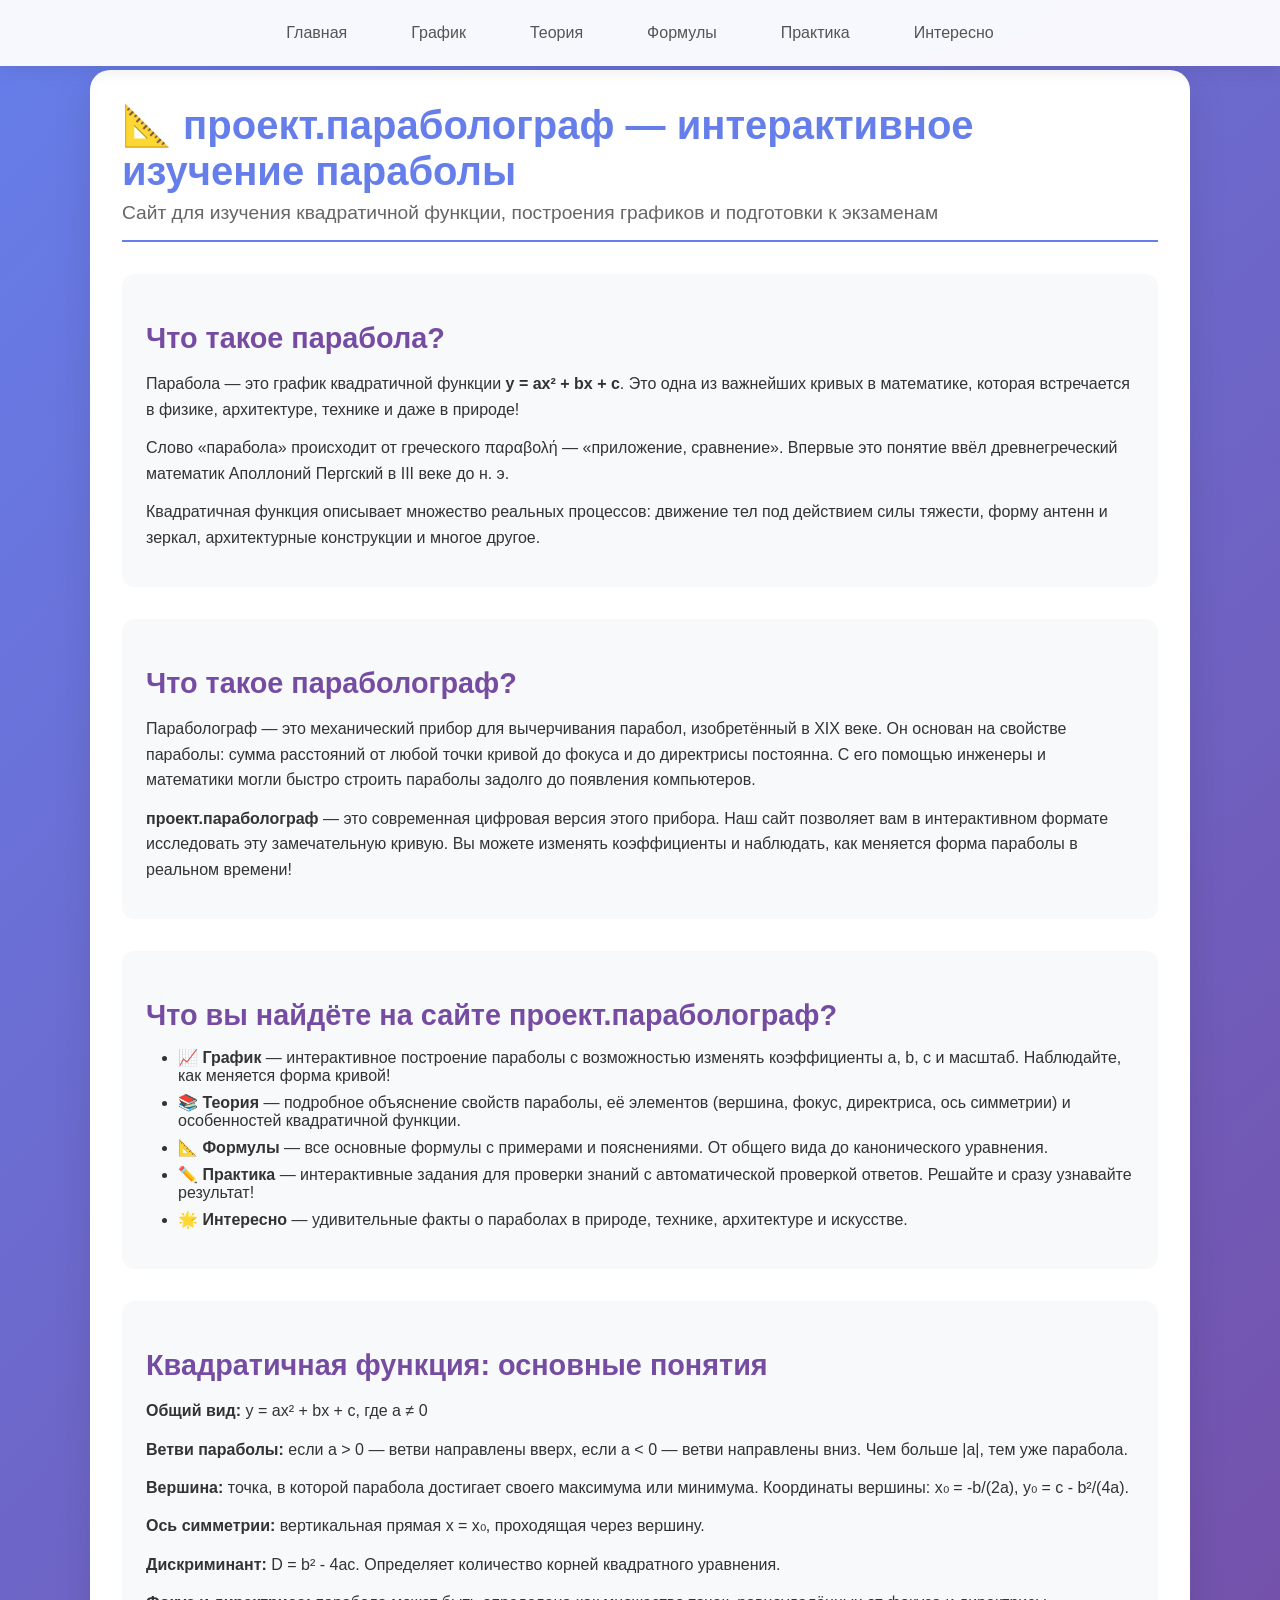
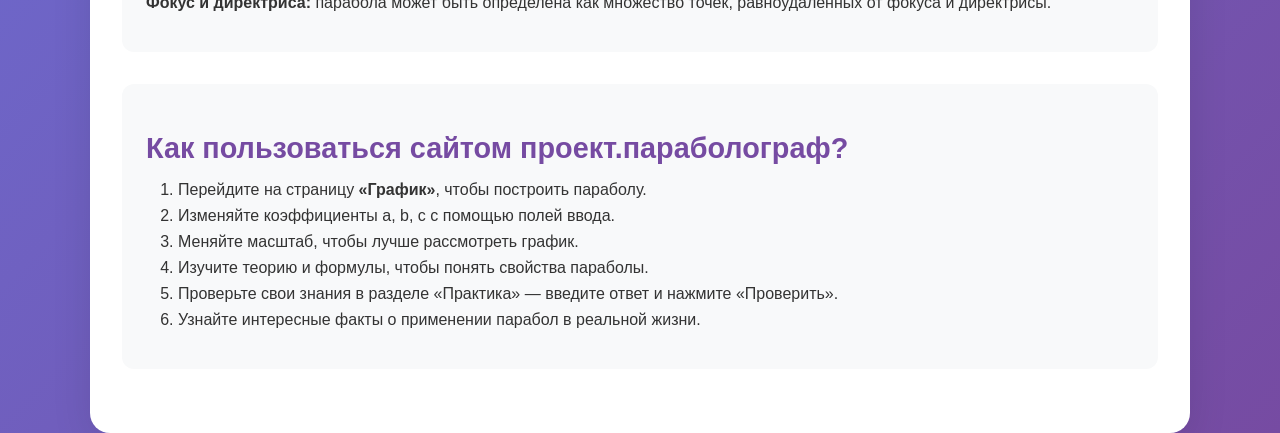
<file: templates/index.html>
<!DOCTYPE html>
<html lang="ru">
<head>
    <meta charset="UTF-8">
    <meta name="viewport" content="width=device-width, initial-scale=1.0">
    <title>проект.параболограф | Интерактивное изучение параболы</title>
    <meta name="description" content="проект.параболограф — интерактивный сайт для изучения параболы и квадратичной функции. Стройте графики, решайте задания, изучайте теорию и формулы.">
    <meta name="keywords" content="парабола, квадратичная функция, график параболы, математика, параболограф, построение графиков, задания по математике, проект параболограф">
    <meta name="author" content="проект.параболограф">
    <meta name="robots" content="index, follow">
    <link rel="stylesheet" href="/static/style.css">
    <link rel="icon" href="/static/favicon.ico" type="image/x-icon">
    <script type="application/ld+json">
    {
        "@context": "https://schema.org",
        "@type": "EducationalOrganization",
        "name": "проект.параболограф",
        "description": "Интерактивный сайт для изучения параболы и квадратичной функции",
        "url": "https://проект.параболограф.ru",
        "educationalUse": "interactive learning"
    }
    </script>
</head>
<body>

<nav class="fixed-nav">
    <a href="/">Главная</a>
    <a href="/graph">График</a>
    <a href="/theory">Теория</a>
    <a href="/formulas">Формулы</a>
    <a href="/practice">Практика</a>
    <a href="/interesting">Интересно</a>
</nav>

<div class="container">
    <h1>📐 проект.параболограф — интерактивное изучение параболы</h1>
    <p class="subtitle">Сайт для изучения квадратичной функции, построения графиков и подготовки к экзаменам</p>

    <div class="content-block">
        <h2>Что такое парабола?</h2>
        <p>Парабола — это график квадратичной функции <strong>y = ax² + bx + c</strong>. Это одна из важнейших кривых в математике, которая встречается в физике, архитектуре, технике и даже в природе!</p>
        <p>Слово «парабола» происходит от греческого παραβολή — «приложение, сравнение». Впервые это понятие ввёл древнегреческий математик Аполлоний Пергский в III веке до н. э.</p>
        <p>Квадратичная функция описывает множество реальных процессов: движение тел под действием силы тяжести, форму антенн и зеркал, архитектурные конструкции и многое другое.</p>
    </div>

    <div class="content-block">
        <h2>Что такое параболограф?</h2>
        <p>Параболограф — это механический прибор для вычерчивания парабол, изобретённый в XIX веке. Он основан на свойстве параболы: сумма расстояний от любой точки кривой до фокуса и до директрисы постоянна. С его помощью инженеры и математики могли быстро строить параболы задолго до появления компьютеров.</p>
        <p><strong>проект.параболограф</strong> — это современная цифровая версия этого прибора. Наш сайт позволяет вам в интерактивном формате исследовать эту замечательную кривую. Вы можете изменять коэффициенты и наблюдать, как меняется форма параболы в реальном времени!</p>
    </div>

    <div class="content-block">
        <h2>Что вы найдёте на сайте проект.параболограф?</h2>
        <ul>
            <li><strong>📈 График</strong> — интерактивное построение параболы с возможностью изменять коэффициенты a, b, c и масштаб. Наблюдайте, как меняется форма кривой!</li>
            <li><strong>📚 Теория</strong> — подробное объяснение свойств параболы, её элементов (вершина, фокус, директриса, ось симметрии) и особенностей квадратичной функции.</li>
            <li><strong>📐 Формулы</strong> — все основные формулы с примерами и пояснениями. От общего вида до канонического уравнения.</li>
            <li><strong>✏️ Практика</strong> — интерактивные задания для проверки знаний с автоматической проверкой ответов. Решайте и сразу узнавайте результат!</li>
            <li><strong>🌟 Интересно</strong> — удивительные факты о параболах в природе, технике, архитектуре и искусстве.</li>
        </ul>
    </div>

    <div class="content-block">
        <h2>Квадратичная функция: основные понятия</h2>
        <p><strong>Общий вид:</strong> y = ax² + bx + c, где a ≠ 0</p>
        <p><strong>Ветви параболы:</strong> если a > 0 — ветви направлены вверх, если a < 0 — ветви направлены вниз. Чем больше |a|, тем уже парабола.</p>
        <p><strong>Вершина:</strong> точка, в которой парабола достигает своего максимума или минимума. Координаты вершины: x₀ = -b/(2a), y₀ = c - b²/(4a).</p>
        <p><strong>Ось симметрии:</strong> вертикальная прямая x = x₀, проходящая через вершину.</p>
        <p><strong>Дискриминант:</strong> D = b² - 4ac. Определяет количество корней квадратного уравнения.</p>
        <p><strong>Фокус и директриса:</strong> парабола может быть определена как множество точек, равноудалённых от фокуса и директрисы.</p>
    </div>

    <div class="content-block">
        <h2>Как пользоваться сайтом проект.параболограф?</h2>
        <ol>
            <li>Перейдите на страницу <strong>«График»</strong>, чтобы построить параболу.</li>
            <li>Изменяйте коэффициенты a, b, c с помощью полей ввода.</li>
            <li>Меняйте масштаб, чтобы лучше рассмотреть график.</li>
            <li>Изучите теорию и формулы, чтобы понять свойства параболы.</li>
            <li>Проверьте свои знания в разделе «Практика» — введите ответ и нажмите «Проверить».</li>
            <li>Узнайте интересные факты о применении парабол в реальной жизни.</li>
        </ol>
    </div>
</div>

</body>
</html>
</file>
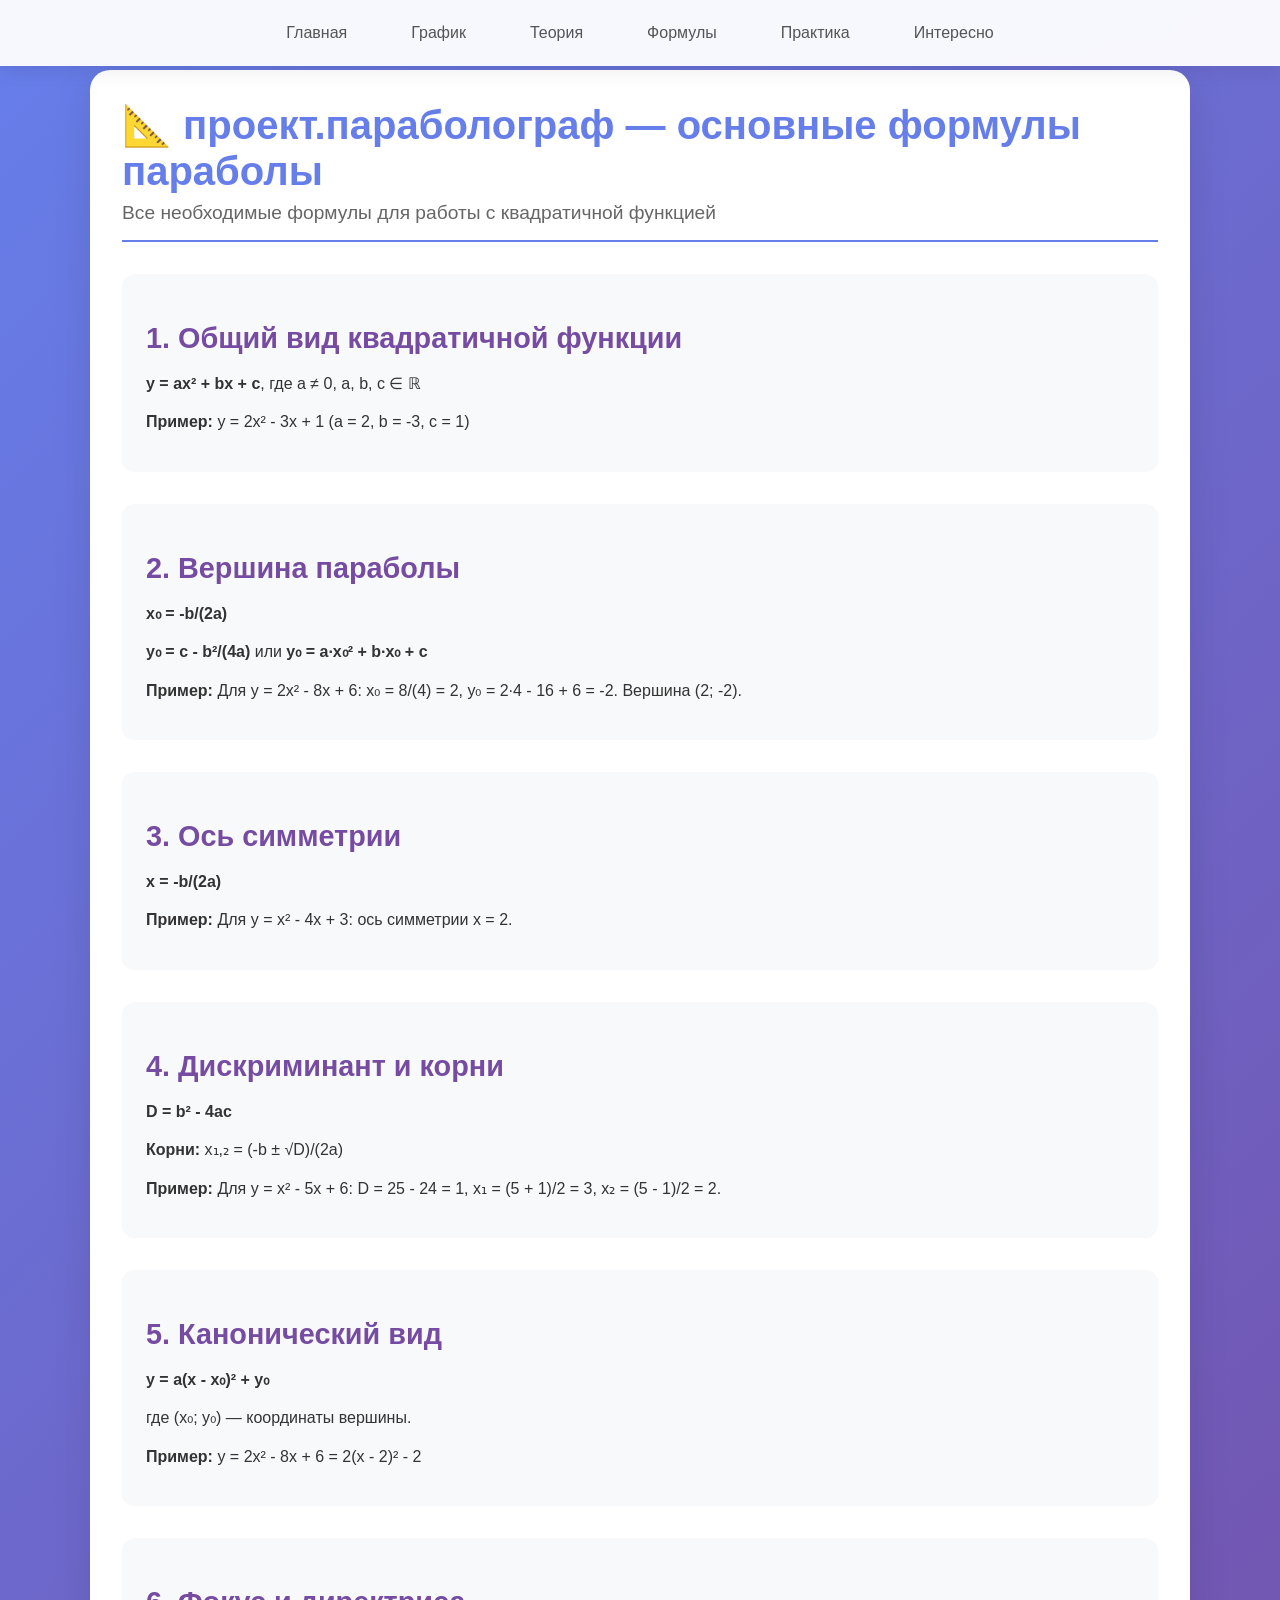
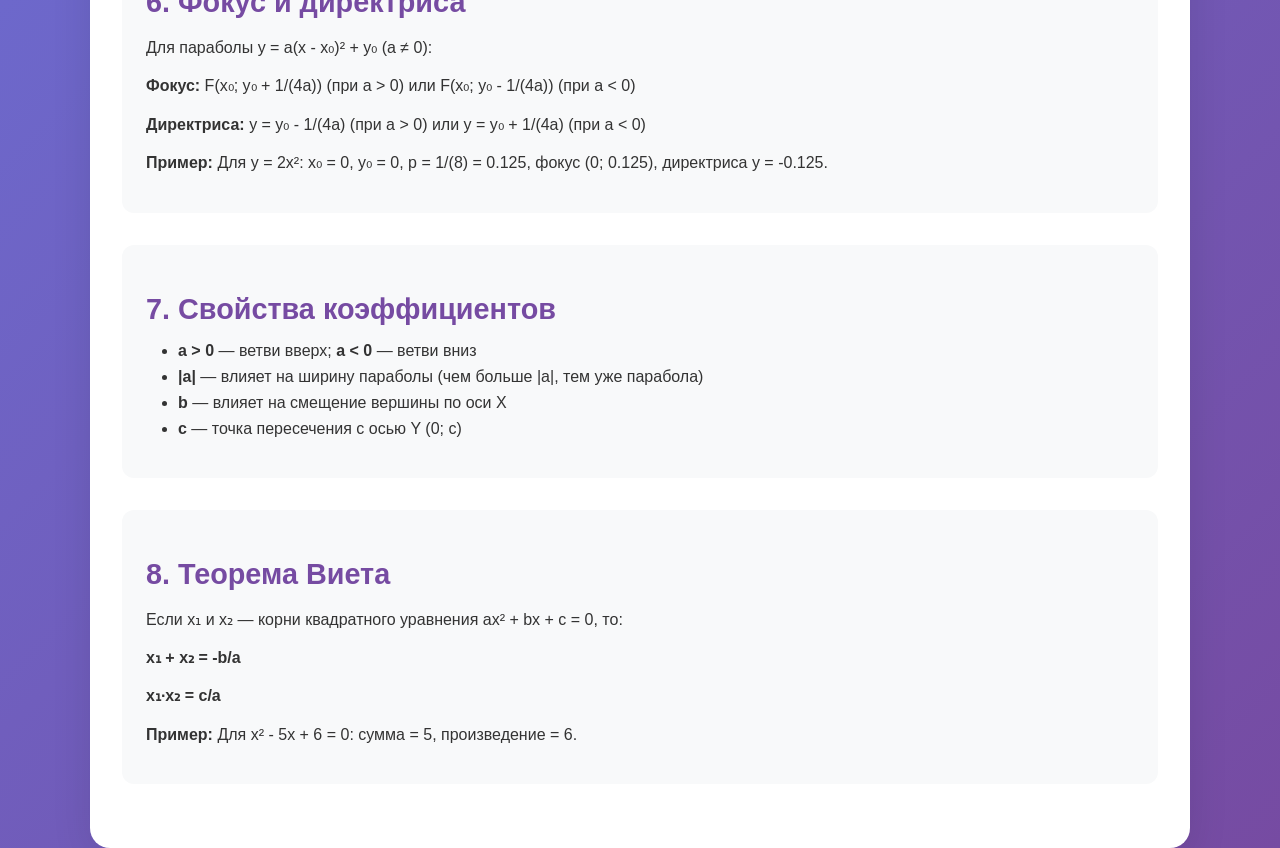
<file: templates/formulas.html>
<!DOCTYPE html>
<html lang="ru">
<head>
    <meta charset="UTF-8">
    <meta name="viewport" content="width=device-width, initial-scale=1.0">
    <title>проект.параболограф | Формулы параболы</title>
    <meta name="description" content="проект.параболограф — все формулы для работы с параболой и квадратичной функцией: вершина, дискриминант, корни, фокус, директриса.">
    <meta name="keywords" content="формулы параболы, квадратичная функция, вершина параболы, дискриминант, корни уравнения, проект параболограф">
    <link rel="stylesheet" href="/static/style.css">
    <link rel="icon" href="/static/favicon.ico">
</head>
<body>

<nav class="fixed-nav">
    <a href="/">Главная</a>
    <a href="/graph">График</a>
    <a href="/theory">Теория</a>
    <a href="/formulas">Формулы</a>
    <a href="/practice">Практика</a>
    <a href="/interesting">Интересно</a>
</nav>

<div class="container">
    <h1>📐 проект.параболограф — основные формулы параболы</h1>
    <p class="subtitle">Все необходимые формулы для работы с квадратичной функцией</p>

    <div class="content-block">
        <h2>1. Общий вид квадратичной функции</h2>
        <p><strong>y = ax² + bx + c</strong>, где a ≠ 0, a, b, c ∈ ℝ</p>
        <p><strong>Пример:</strong> y = 2x² - 3x + 1 (a = 2, b = -3, c = 1)</p>
    </div>

    <div class="content-block">
        <h2>2. Вершина параболы</h2>
        <p><strong>x₀ = -b/(2a)</strong></p>
        <p><strong>y₀ = c - b²/(4a)</strong> или <strong>y₀ = a·x₀² + b·x₀ + c</strong></p>
        <p><strong>Пример:</strong> Для y = 2x² - 8x + 6: x₀ = 8/(4) = 2, y₀ = 2·4 - 16 + 6 = -2. Вершина (2; -2).</p>
    </div>

    <div class="content-block">
        <h2>3. Ось симметрии</h2>
        <p><strong>x = -b/(2a)</strong></p>
        <p><strong>Пример:</strong> Для y = x² - 4x + 3: ось симметрии x = 2.</p>
    </div>

    <div class="content-block">
        <h2>4. Дискриминант и корни</h2>
        <p><strong>D = b² - 4ac</strong></p>
        <p><strong>Корни:</strong> x₁,₂ = (-b ± √D)/(2a)</p>
        <p><strong>Пример:</strong> Для y = x² - 5x + 6: D = 25 - 24 = 1, x₁ = (5 + 1)/2 = 3, x₂ = (5 - 1)/2 = 2.</p>
    </div>

    <div class="content-block">
        <h2>5. Канонический вид</h2>
        <p><strong>y = a(x - x₀)² + y₀</strong></p>
        <p>где (x₀; y₀) — координаты вершины.</p>
        <p><strong>Пример:</strong> y = 2x² - 8x + 6 = 2(x - 2)² - 2</p>
    </div>

    <div class="content-block">
        <h2>6. Фокус и директриса</h2>
        <p>Для параболы y = a(x - x₀)² + y₀ (a ≠ 0):</p>
        <p><strong>Фокус:</strong> F(x₀; y₀ + 1/(4a)) (при a > 0) или F(x₀; y₀ - 1/(4a)) (при a < 0)</p>
        <p><strong>Директриса:</strong> y = y₀ - 1/(4a) (при a > 0) или y = y₀ + 1/(4a) (при a < 0)</p>
        <p><strong>Пример:</strong> Для y = 2x²: x₀ = 0, y₀ = 0, p = 1/(8) = 0.125, фокус (0; 0.125), директриса y = -0.125.</p>
    </div>

    <div class="content-block">
        <h2>7. Свойства коэффициентов</h2>
        <ul>
            <li><strong>a > 0</strong> — ветви вверх; <strong>a < 0</strong> — ветви вниз</li>
            <li><strong>|a|</strong> — влияет на ширину параболы (чем больше |a|, тем уже парабола)</li>
            <li><strong>b</strong> — влияет на смещение вершины по оси X</li>
            <li><strong>c</strong> — точка пересечения с осью Y (0; c)</li>
        </ul>
    </div>

    <div class="content-block">
        <h2>8. Теорема Виета</h2>
        <p>Если x₁ и x₂ — корни квадратного уравнения ax² + bx + c = 0, то:</p>
        <p><strong>x₁ + x₂ = -b/a</strong></p>
        <p><strong>x₁·x₂ = c/a</strong></p>
        <p><strong>Пример:</strong> Для x² - 5x + 6 = 0: сумма = 5, произведение = 6.</p>
    </div>
</div>

</body>
</html>
</file>
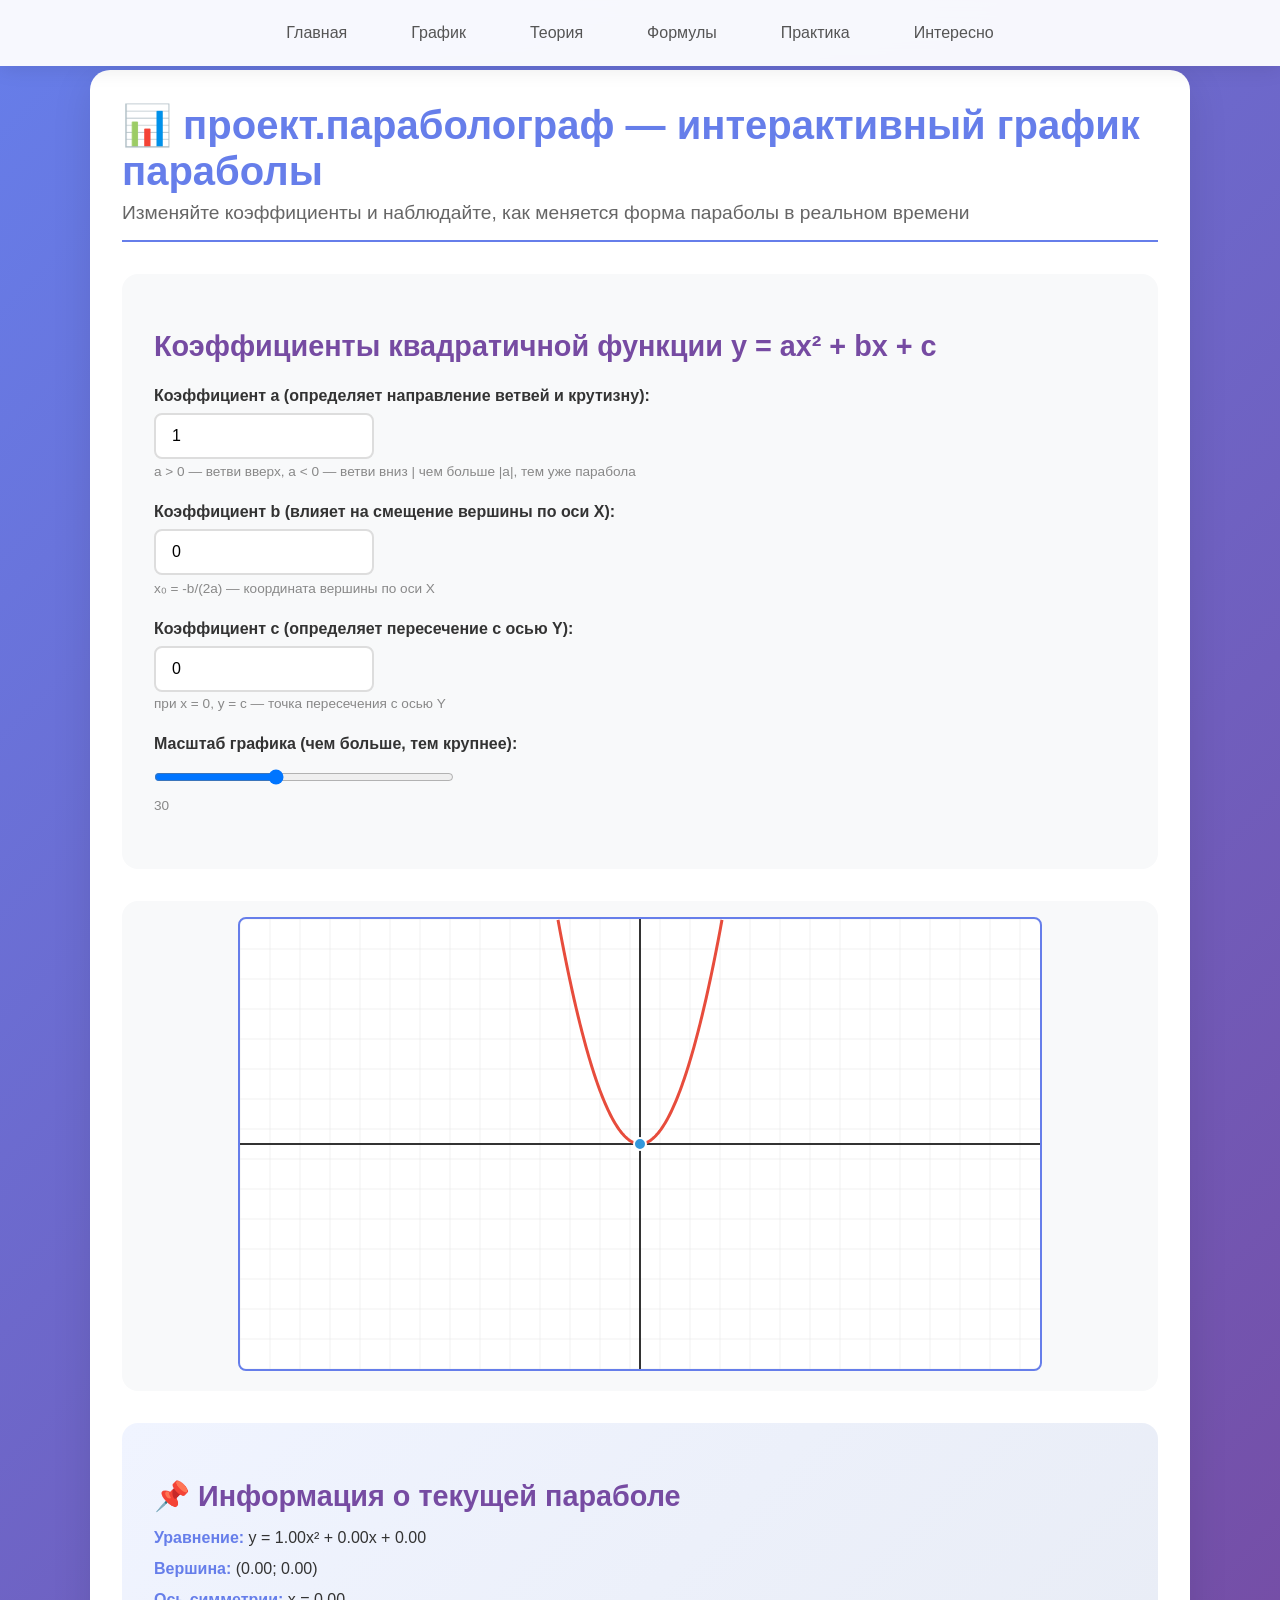
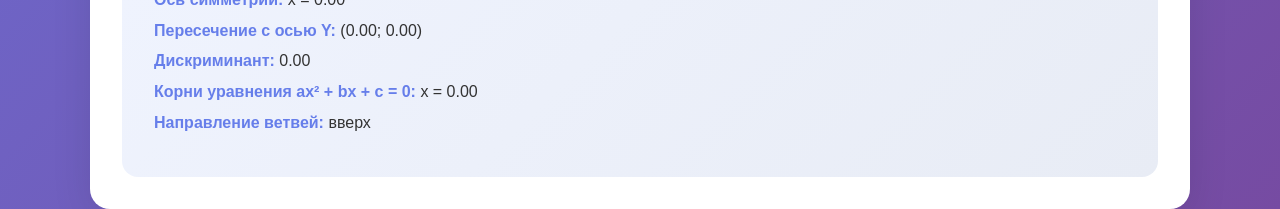
<file: templates/graph.html>
<!DOCTYPE html>
<html lang="ru">
<head>
    <meta charset="UTF-8">
    <meta name="viewport" content="width=device-width, initial-scale=1.0">
    <title>проект.параболограф | Интерактивный график параболы</title>
    <meta name="description" content="проект.параболограф — построение графика параболы онлайн. Изменяйте коэффициенты a, b, c и наблюдайте за изменением формы кривой.">
    <meta name="keywords" content="график параболы, построить параболу, квадратичная функция, интерактивный график, проект параболограф">
    <link rel="stylesheet" href="/static/style.css">
    <link rel="icon" href="/static/favicon.ico">
</head>
<body>

<nav class="fixed-nav">
    <a href="/">Главная</a>
    <a href="/graph">График</a>
    <a href="/theory">Теория</a>
    <a href="/formulas">Формулы</a>
    <a href="/practice">Практика</a>
    <a href="/interesting">Интересно</a>
</nav>

<div class="container">
    <h1>📊 проект.параболограф — интерактивный график параболы</h1>
    <p class="subtitle">Изменяйте коэффициенты и наблюдайте, как меняется форма параболы в реальном времени</p>

    <div class="graph-controls-large">
        <h2>Коэффициенты квадратичной функции y = ax² + bx + c</h2>
        
        <div class="input-group-large">
            <label for="a">Коэффициент a (определяет направление ветвей и крутизну):</label>
            <input id="a" type="number" value="1" step="0.1" oninput="draw()">
            <span class="hint">a > 0 — ветви вверх, a < 0 — ветви вниз | чем больше |a|, тем уже парабола</span>
        </div>
        
        <div class="input-group-large">
            <label for="b">Коэффициент b (влияет на смещение вершины по оси X):</label>
            <input id="b" type="number" value="0" step="0.1" oninput="draw()">
            <span class="hint">x₀ = -b/(2a) — координата вершины по оси X</span>
        </div>
        
        <div class="input-group-large">
            <label for="c">Коэффициент c (определяет пересечение с осью Y):</label>
            <input id="c" type="number" value="0" step="0.1" oninput="draw()">
            <span class="hint">при x = 0, y = c — точка пересечения с осью Y</span>
        </div>
        
        <div class="input-group-large">
            <label for="scale">Масштаб графика (чем больше, тем крупнее):</label>
            <input id="scale" type="range" min="10" max="60" value="30" step="5" oninput="updateScale()">
            <span id="scaleValue" class="hint">30</span>
        </div>
    </div>

    <div class="canvas-container">
        <canvas id="canvas" width="800" height="450"></canvas>
    </div>

    <div class="info-panel-large">
        <h2>📌 Информация о текущей параболе</h2>
        <p><strong>Уравнение:</strong> <span id="formulaDisplay">y = 1.00x² + 0.00x + 0.00</span></p>
        <p><strong>Вершина:</strong> <span id="vertex">(0.00; 0.00)</span></p>
        <p><strong>Ось симметрии:</strong> <span id="axis">x = 0.00</span></p>
        <p><strong>Пересечение с осью Y:</strong> <span id="yIntercept">(0.00; 0.00)</span></p>
        <p><strong>Дискриминант:</strong> <span id="discriminant">0.00</span></p>
        <p><strong>Корни уравнения ax² + bx + c = 0:</strong> <span id="roots">x = 0.00</span></p>
        <p><strong>Направление ветвей:</strong> <span id="direction">вверх</span></p>
    </div>
</div>

<script src="/static/script.js"></script>
</body>
</html>
</file>
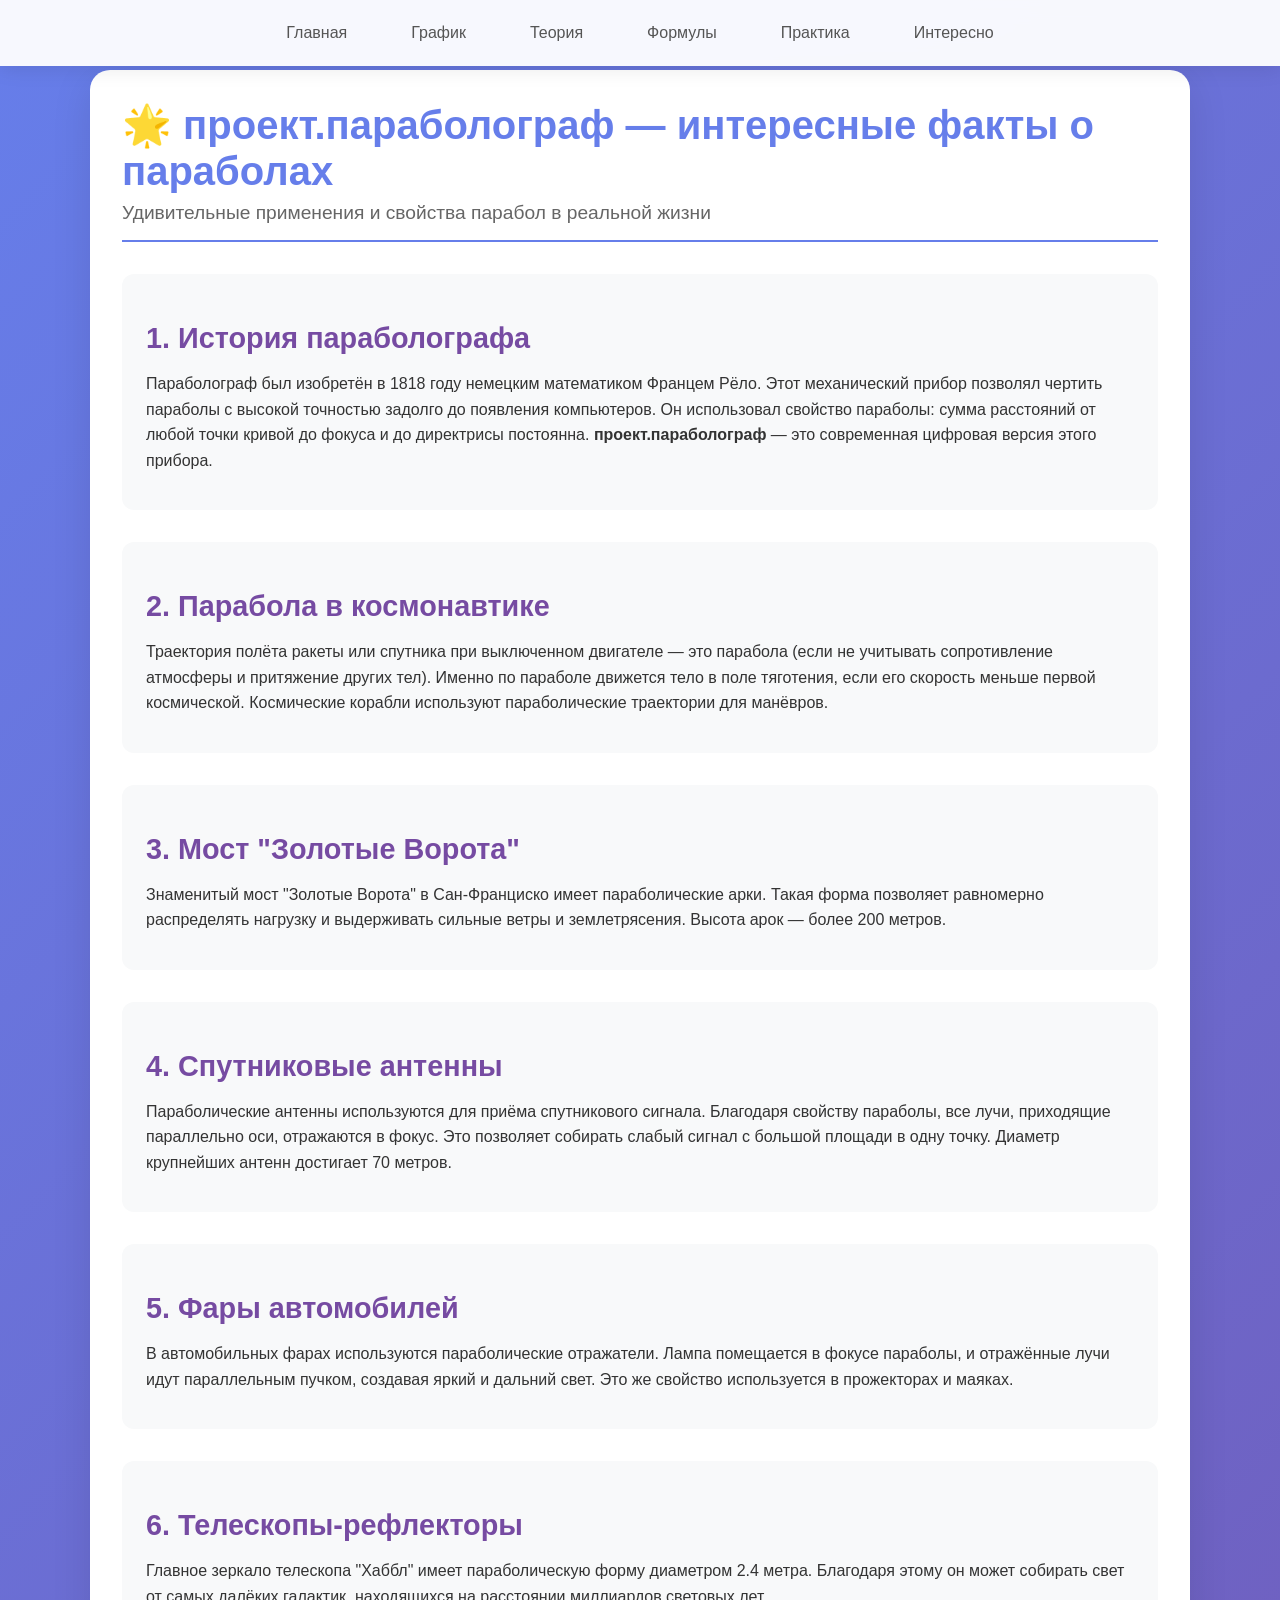
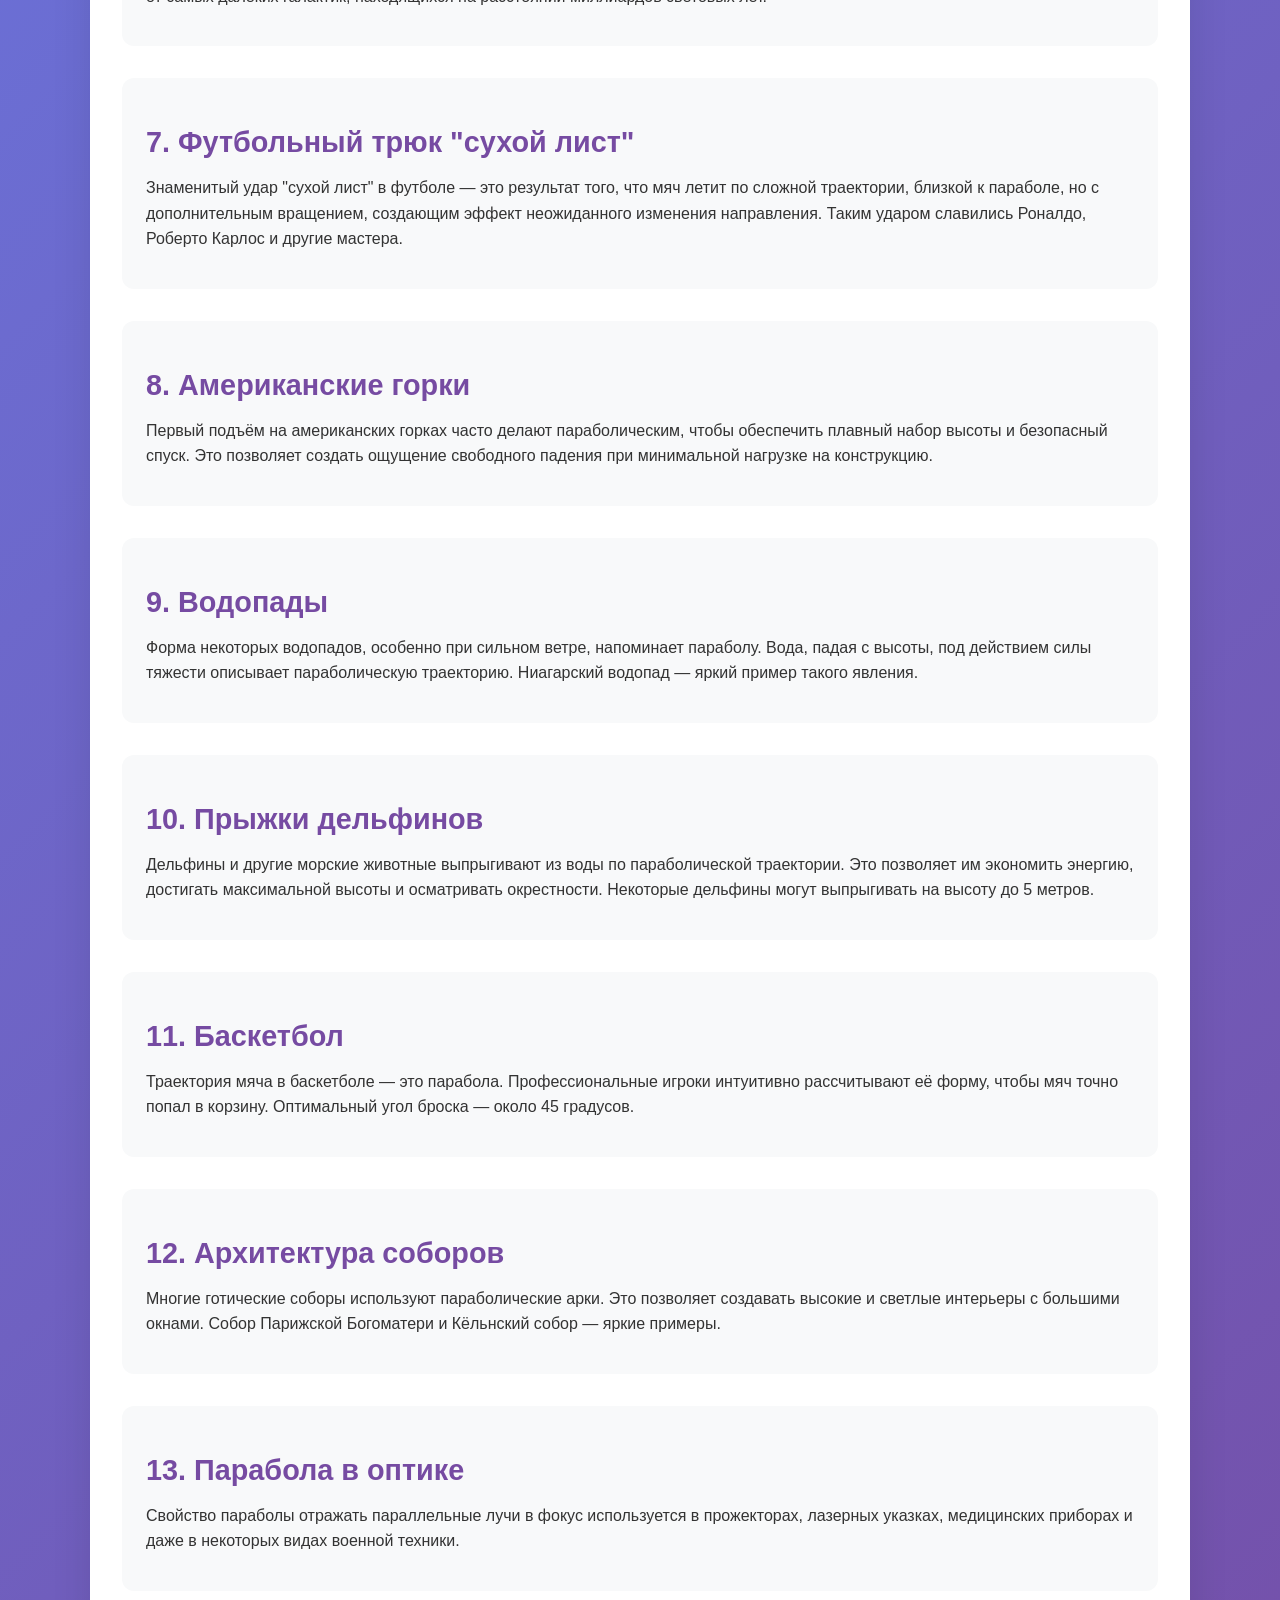
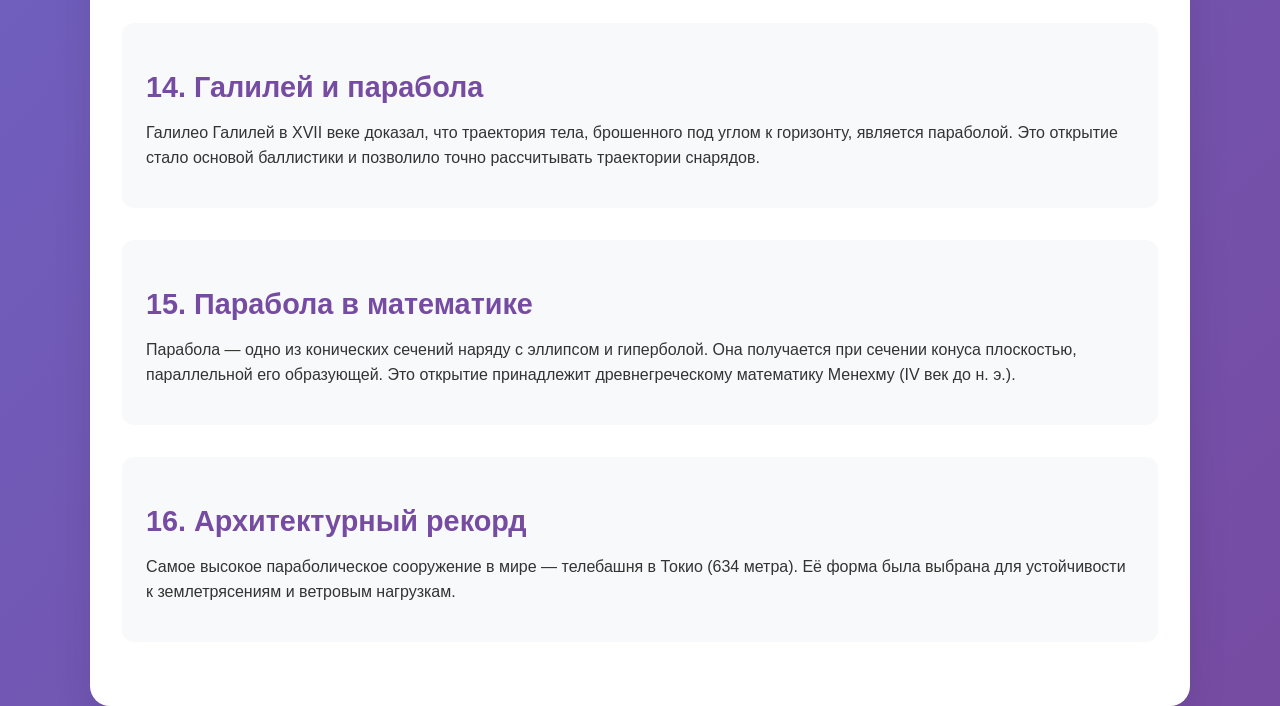
<file: templates/interesting.html>
<!DOCTYPE html>
<html lang="ru">
<head>
    <meta charset="UTF-8">
    <meta name="viewport" content="width=device-width, initial-scale=1.0">
    <title>проект.параболограф | Интересные факты о параболе</title>
    <meta name="description" content="проект.параболограф — удивительные факты о применении параболы в природе, технике, архитектуре и искусстве.">
    <meta name="keywords" content="интересные факты о параболе, применение параболы, история параболы, проект параболограф">
    <link rel="stylesheet" href="/static/style.css">
    <link rel="icon" href="/static/favicon.ico">
</head>
<body>

<nav class="fixed-nav">
    <a href="/">Главная</a>
    <a href="/graph">График</a>
    <a href="/theory">Теория</a>
    <a href="/formulas">Формулы</a>
    <a href="/practice">Практика</a>
    <a href="/interesting">Интересно</a>
</nav>

<div class="container">
    <h1>🌟 проект.параболограф — интересные факты о параболах</h1>
    <p class="subtitle">Удивительные применения и свойства парабол в реальной жизни</p>

    <div class="content-block">
        <h2>1. История параболографа</h2>
        <p>Параболограф был изобретён в 1818 году немецким математиком Францем Рёло. Этот механический прибор позволял чертить параболы с высокой точностью задолго до появления компьютеров. Он использовал свойство параболы: сумма расстояний от любой точки кривой до фокуса и до директрисы постоянна. <strong>проект.параболограф</strong> — это современная цифровая версия этого прибора.</p>
    </div>

    <div class="content-block">
        <h2>2. Парабола в космонавтике</h2>
        <p>Траектория полёта ракеты или спутника при выключенном двигателе — это парабола (если не учитывать сопротивление атмосферы и притяжение других тел). Именно по параболе движется тело в поле тяготения, если его скорость меньше первой космической. Космические корабли используют параболические траектории для манёвров.</p>
    </div>

    <div class="content-block">
        <h2>3. Мост "Золотые Ворота"</h2>
        <p>Знаменитый мост "Золотые Ворота" в Сан-Франциско имеет параболические арки. Такая форма позволяет равномерно распределять нагрузку и выдерживать сильные ветры и землетрясения. Высота арок — более 200 метров.</p>
    </div>

    <div class="content-block">
        <h2>4. Спутниковые антенны</h2>
        <p>Параболические антенны используются для приёма спутникового сигнала. Благодаря свойству параболы, все лучи, приходящие параллельно оси, отражаются в фокус. Это позволяет собирать слабый сигнал с большой площади в одну точку. Диаметр крупнейших антенн достигает 70 метров.</p>
    </div>

    <div class="content-block">
        <h2>5. Фары автомобилей</h2>
        <p>В автомобильных фарах используются параболические отражатели. Лампа помещается в фокусе параболы, и отражённые лучи идут параллельным пучком, создавая яркий и дальний свет. Это же свойство используется в прожекторах и маяках.</p>
    </div>

    <div class="content-block">
        <h2>6. Телескопы-рефлекторы</h2>
        <p>Главное зеркало телескопа "Хаббл" имеет параболическую форму диаметром 2.4 метра. Благодаря этому он может собирать свет от самых далёких галактик, находящихся на расстоянии миллиардов световых лет.</p>
    </div>

    <div class="content-block">
        <h2>7. Футбольный трюк "сухой лист"</h2>
        <p>Знаменитый удар "сухой лист" в футболе — это результат того, что мяч летит по сложной траектории, близкой к параболе, но с дополнительным вращением, создающим эффект неожиданного изменения направления. Таким ударом славились Роналдо, Роберто Карлос и другие мастера.</p>
    </div>

    <div class="content-block">
        <h2>8. Американские горки</h2>
        <p>Первый подъём на американских горках часто делают параболическим, чтобы обеспечить плавный набор высоты и безопасный спуск. Это позволяет создать ощущение свободного падения при минимальной нагрузке на конструкцию.</p>
    </div>

    <div class="content-block">
        <h2>9. Водопады</h2>
        <p>Форма некоторых водопадов, особенно при сильном ветре, напоминает параболу. Вода, падая с высоты, под действием силы тяжести описывает параболическую траекторию. Ниагарский водопад — яркий пример такого явления.</p>
    </div>

    <div class="content-block">
        <h2>10. Прыжки дельфинов</h2>
        <p>Дельфины и другие морские животные выпрыгивают из воды по параболической траектории. Это позволяет им экономить энергию, достигать максимальной высоты и осматривать окрестности. Некоторые дельфины могут выпрыгивать на высоту до 5 метров.</p>
    </div>

    <div class="content-block">
        <h2>11. Баскетбол</h2>
        <p>Траектория мяча в баскетболе — это парабола. Профессиональные игроки интуитивно рассчитывают её форму, чтобы мяч точно попал в корзину. Оптимальный угол броска — около 45 градусов.</p>
    </div>

    <div class="content-block">
        <h2>12. Архитектура соборов</h2>
        <p>Многие готические соборы используют параболические арки. Это позволяет создавать высокие и светлые интерьеры с большими окнами. Собор Парижской Богоматери и Кёльнский собор — яркие примеры.</p>
    </div>

    <div class="content-block">
        <h2>13. Парабола в оптике</h2>
        <p>Свойство параболы отражать параллельные лучи в фокус используется в прожекторах, лазерных указках, медицинских приборах и даже в некоторых видах военной техники.</p>
    </div>

    <div class="content-block">
        <h2>14. Галилей и парабола</h2>
        <p>Галилео Галилей в XVII веке доказал, что траектория тела, брошенного под углом к горизонту, является параболой. Это открытие стало основой баллистики и позволило точно рассчитывать траектории снарядов.</p>
    </div>

    <div class="content-block">
        <h2>15. Парабола в математике</h2>
        <p>Парабола — одно из конических сечений наряду с эллипсом и гиперболой. Она получается при сечении конуса плоскостью, параллельной его образующей. Это открытие принадлежит древнегреческому математику Менехму (IV век до н. э.).</p>
    </div>

    <div class="content-block">
        <h2>16. Архитектурный рекорд</h2>
        <p>Самое высокое параболическое сооружение в мире — телебашня в Токио (634 метра). Её форма была выбрана для устойчивости к землетрясениям и ветровым нагрузкам.</p>
    </div>
</div>

</body>
</html>
</file>
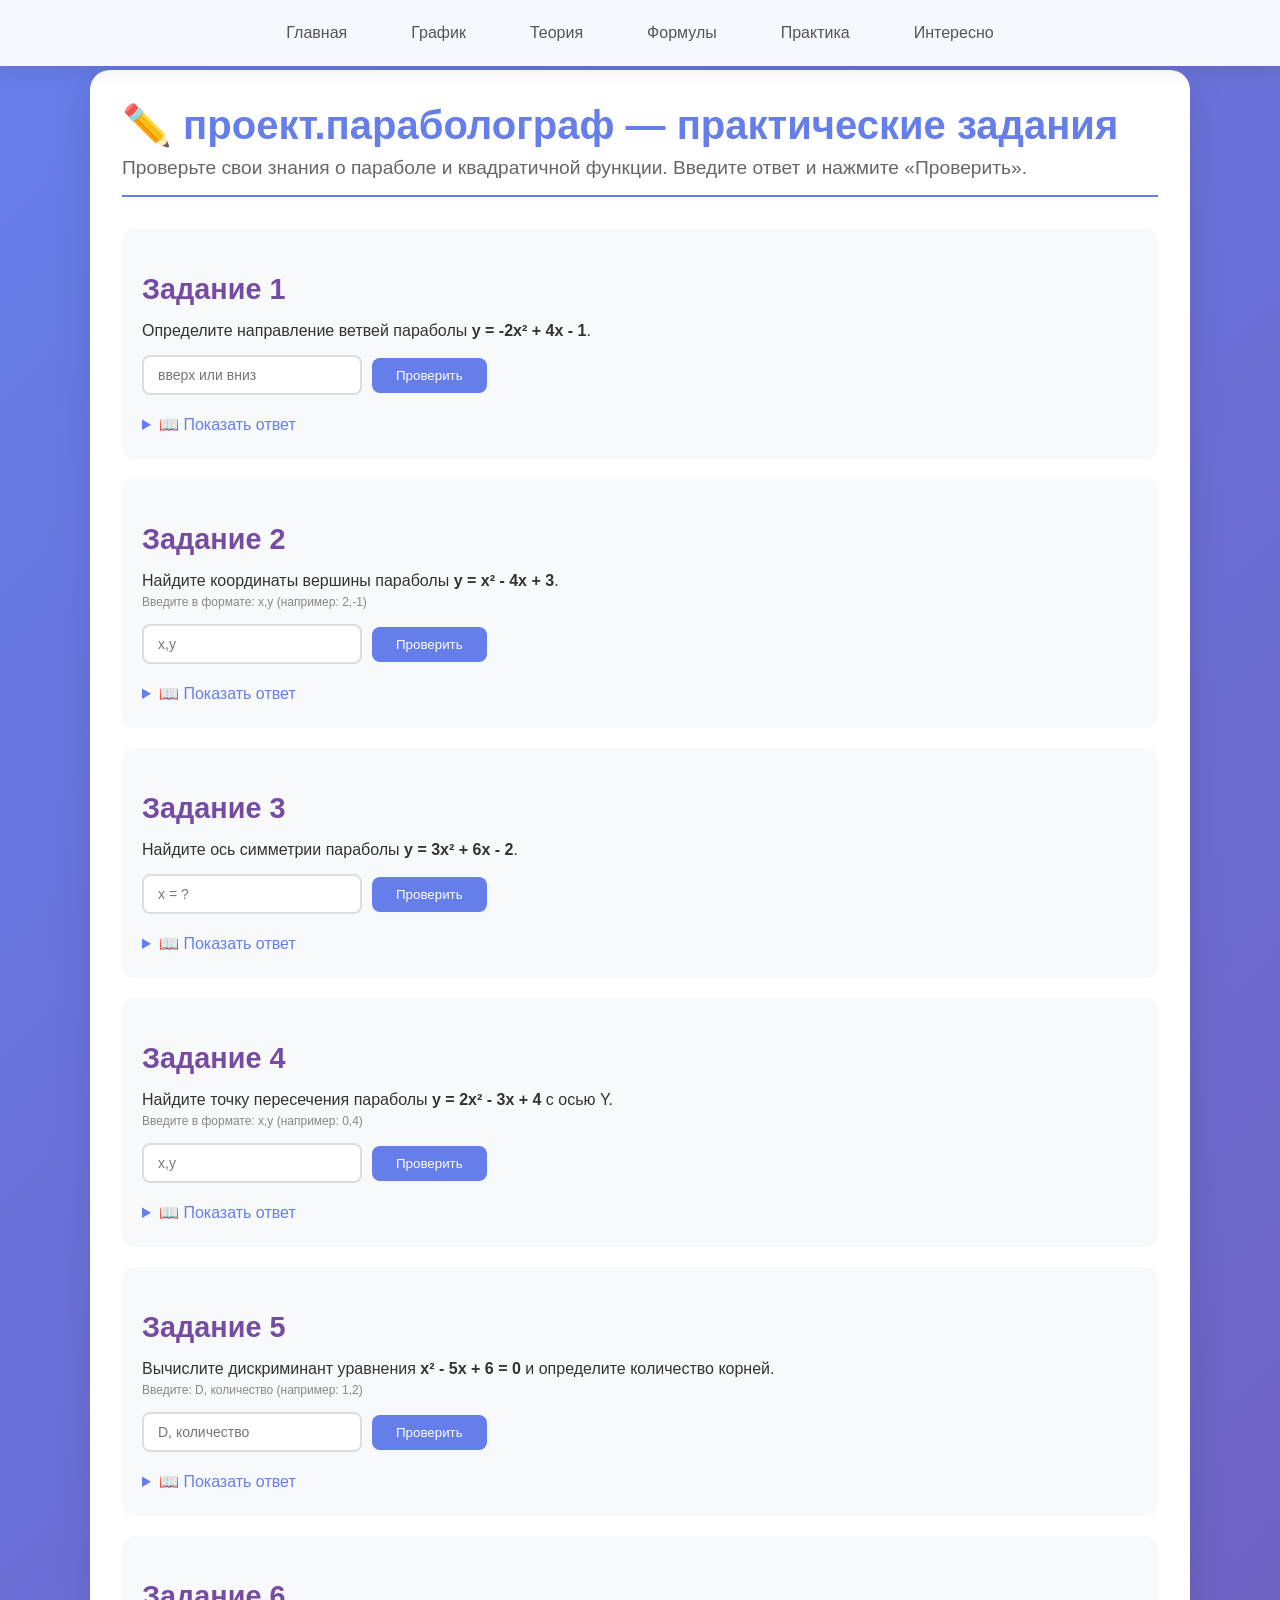
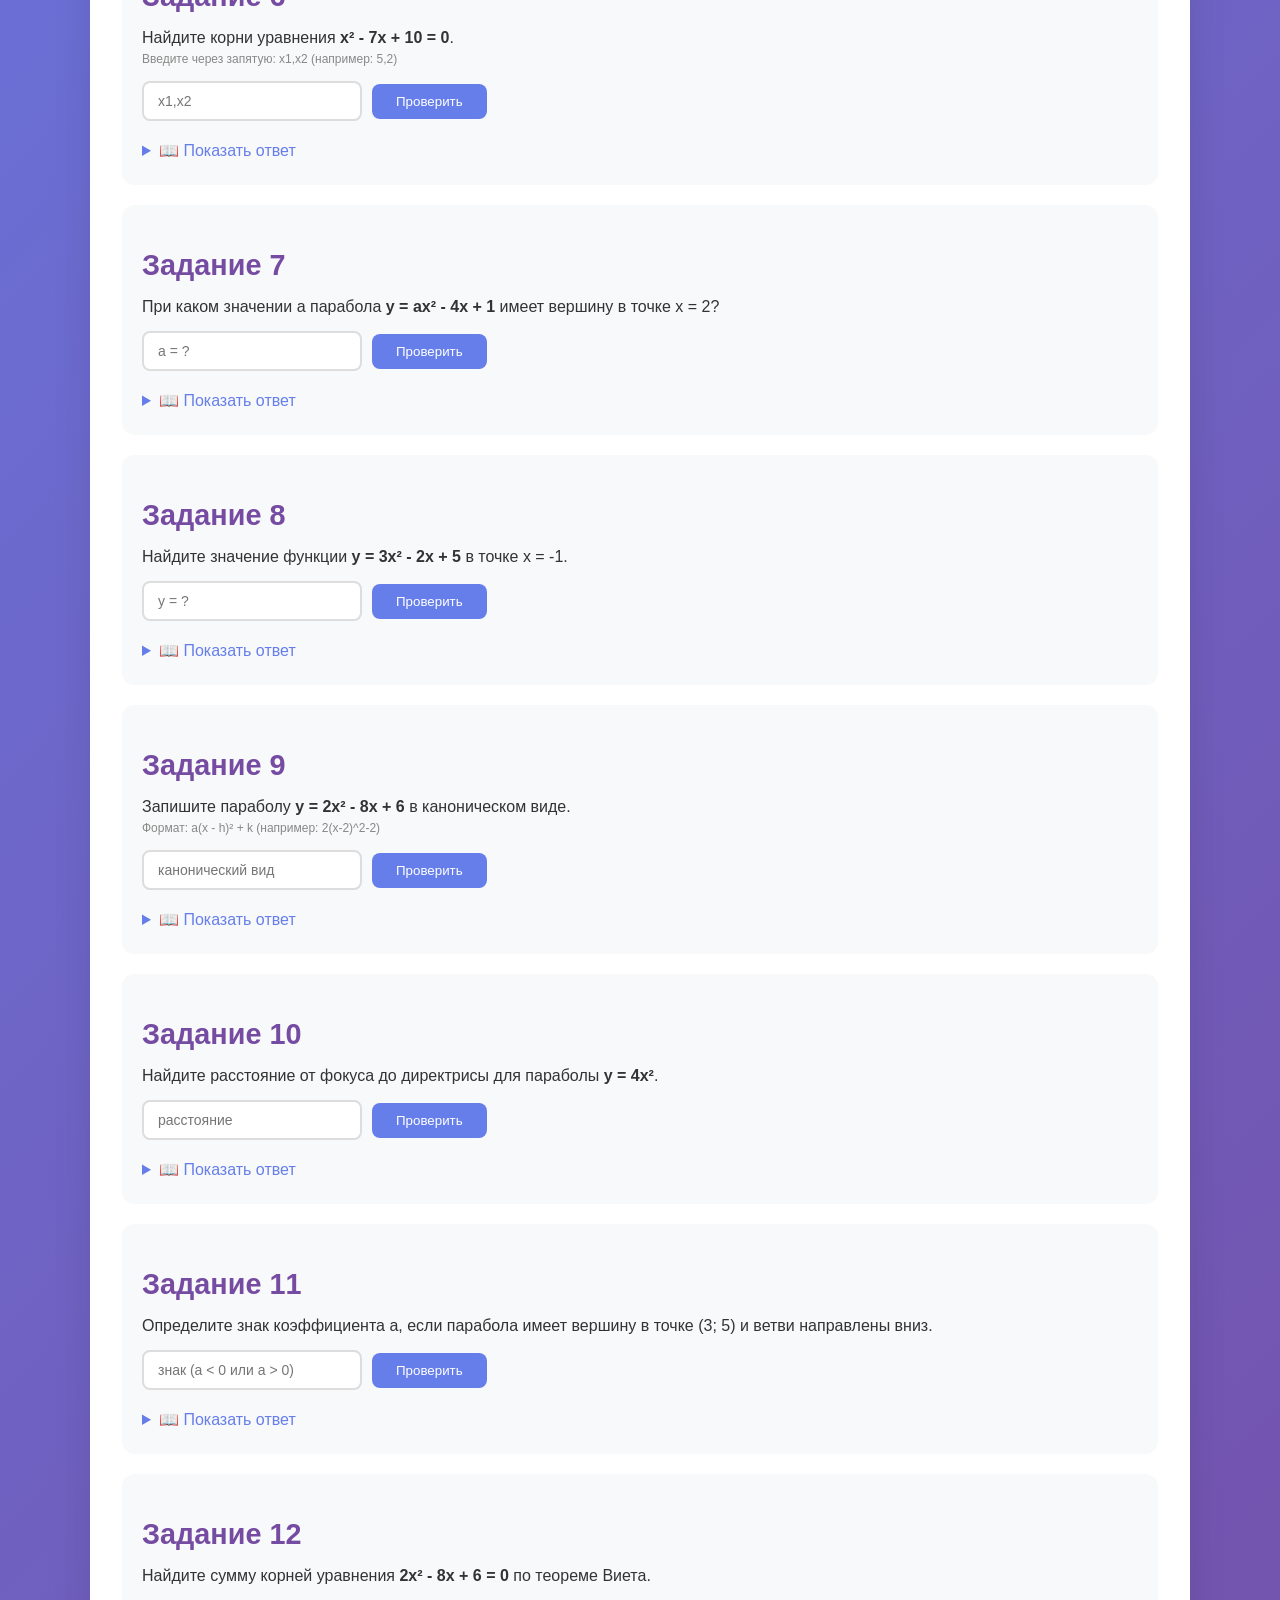
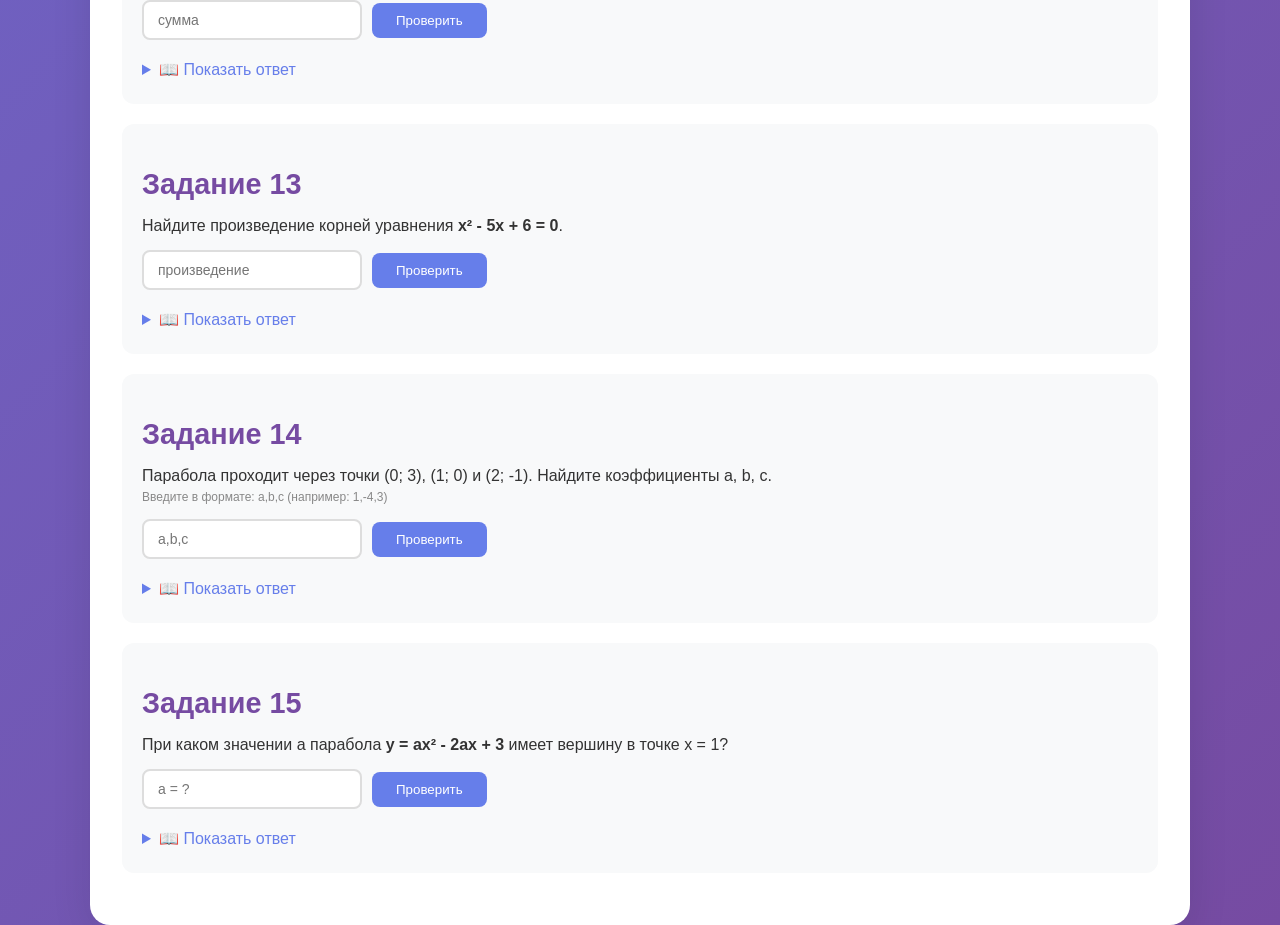
<file: templates/practice.html>
<!DOCTYPE html>
<html lang="ru">
<head>
    <meta charset="UTF-8">
    <meta name="viewport" content="width=device-width, initial-scale=1.0">
    <title>проект.параболограф | Практические задания</title>
    <meta name="description" content="проект.параболограф — интерактивные задания по параболе и квадратичной функции с автоматической проверкой ответов.">
    <meta name="keywords" content="задания по параболе, квадратичная функция задачи, проверка знаний математика, проект параболограф">
    <link rel="stylesheet" href="/static/style.css">
    <link rel="icon" href="/static/favicon.ico">
    <style>
        .task-block {
            background: #f8f9fa;
            padding: 20px;
            margin: 20px 0;
            border-radius: 12px;
            transition: all 0.3s;
        }
        .task-block:hover {
            box-shadow: 0 5px 15px rgba(0,0,0,0.1);
        }
        .task-input {
            margin: 15px 0;
            display: flex;
            gap: 10px;
            align-items: center;
            flex-wrap: wrap;
        }
        .task-input input {
            padding: 10px 14px;
            border: 2px solid #ddd;
            border-radius: 8px;
            font-size: 14px;
            width: 220px;
            transition: border-color 0.3s;
        }
        .task-input input:focus {
            border-color: #667eea;
            outline: none;
        }
        .task-input button {
            padding: 10px 24px;
            background: #667eea;
            color: white;
            border: none;
            border-radius: 8px;
            cursor: pointer;
            font-weight: 500;
            transition: background 0.3s;
        }
        .task-input button:hover {
            background: #5a67d8;
        }
        .result {
            margin-left: 10px;
            font-weight: bold;
            font-size: 14px;
        }
        .result.correct {
            color: #27ae60;
        }
        .result.wrong {
            color: #e74c3c;
        }
        details {
            margin-top: 12px;
        }
        details summary {
            color: #667eea;
            cursor: pointer;
            font-weight: 500;
            padding: 5px 0;
        }
        details p {
            margin-top: 8px;
            padding: 12px;
            background: #e9ecef;
            border-radius: 8px;
            line-height: 1.5;
        }
        .hint {
            font-size: 12px;
            color: #888;
            margin-top: 5px;
        }
    </style>
</head>
<body>

<nav class="fixed-nav">
    <a href="/">Главная</a>
    <a href="/graph">График</a>
    <a href="/theory">Теория</a>
    <a href="/formulas">Формулы</a>
    <a href="/practice">Практика</a>
    <a href="/interesting">Интересно</a>
</nav>

<div class="container">
    <h1>✏️ проект.параболограф — практические задания</h1>
    <p class="subtitle">Проверьте свои знания о параболе и квадратичной функции. Введите ответ и нажмите «Проверить».</p>

    <!-- Задание 1 -->
    <div class="task-block">
        <h2>Задание 1</h2>
        <p>Определите направление ветвей параболы <strong>y = -2x² + 4x - 1</strong>.</p>
        <div class="task-input">
            <input type="text" id="answer1" placeholder="вверх или вниз">
            <button onclick="checkAnswer(1, 'вниз')">Проверить</button>
            <span id="result1" class="result"></span>
        </div>
        <details>
            <summary>📖 Показать ответ</summary>
            <p>Ветви направлены <strong>вниз</strong>, так как коэффициент a = -2 < 0.</p>
        </details>
    </div>

    <!-- Задание 2 -->
    <div class="task-block">
        <h2>Задание 2</h2>
        <p>Найдите координаты вершины параболы <strong>y = x² - 4x + 3</strong>.</p>
        <p class="hint">Введите в формате: x,y (например: 2,-1)</p>
        <div class="task-input">
            <input type="text" id="answer2" placeholder="x,y">
            <button onclick="checkAnswer(2, '2,-1')">Проверить</button>
            <span id="result2" class="result"></span>
        </div>
        <details>
            <summary>📖 Показать ответ</summary>
            <p>x₀ = -(-4)/(2·1) = 2, y₀ = 2² - 4·2 + 3 = 4 - 8 + 3 = -1. <strong>Вершина (2; -1)</strong>.</p>
        </details>
    </div>

    <!-- Задание 3 -->
    <div class="task-block">
        <h2>Задание 3</h2>
        <p>Найдите ось симметрии параболы <strong>y = 3x² + 6x - 2</strong>.</p>
        <div class="task-input">
            <input type="text" id="answer3" placeholder="x = ?">
            <button onclick="checkAnswer(3, '-1')">Проверить</button>
            <span id="result3" class="result"></span>
        </div>
        <details>
            <summary>📖 Показать ответ</summary>
            <p>Ось симметрии: x = -b/(2a) = -6/(6) = <strong>-1</strong>.</p>
        </details>
    </div>

    <!-- Задание 4 -->
    <div class="task-block">
        <h2>Задание 4</h2>
        <p>Найдите точку пересечения параболы <strong>y = 2x² - 3x + 4</strong> с осью Y.</p>
        <p class="hint">Введите в формате: x,y (например: 0,4)</p>
        <div class="task-input">
            <input type="text" id="answer4" placeholder="x,y">
            <button onclick="checkAnswer(4, '0,4')">Проверить</button>
            <span id="result4" class="result"></span>
        </div>
        <details>
            <summary>📖 Показать ответ</summary>
            <p>При x = 0, y = 4. Точка <strong>(0; 4)</strong>.</p>
        </details>
    </div>

    <!-- Задание 5 -->
    <div class="task-block">
        <h2>Задание 5</h2>
        <p>Вычислите дискриминант уравнения <strong>x² - 5x + 6 = 0</strong> и определите количество корней.</p>
        <p class="hint">Введите: D, количество (например: 1,2)</p>
        <div class="task-input">
            <input type="text" id="answer5" placeholder="D, количество">
            <button onclick="checkAnswer(5, '1,2')">Проверить</button>
            <span id="result5" class="result"></span>
        </div>
        <details>
            <summary>📖 Показать ответ</summary>
            <p>D = 25 - 24 = <strong>1</strong> > 0 → <strong>2</strong> корня.</p>
        </details>
    </div>

    <!-- Задание 6 -->
    <div class="task-block">
        <h2>Задание 6</h2>
        <p>Найдите корни уравнения <strong>x² - 7x + 10 = 0</strong>.</p>
        <p class="hint">Введите через запятую: x1,x2 (например: 5,2)</p>
        <div class="task-input">
            <input type="text" id="answer6" placeholder="x1,x2">
            <button onclick="checkAnswer(6, '5,2')">Проверить</button>
            <span id="result6" class="result"></span>
        </div>
        <details>
            <summary>📖 Показать ответ</summary>
            <p>D = 49 - 40 = 9, √D = 3. x₁ = (7+3)/2 = <strong>5</strong>, x₂ = (7-3)/2 = <strong>2</strong>.</p>
        </details>
    </div>

    <!-- Задание 7 -->
    <div class="task-block">
        <h2>Задание 7</h2>
        <p>При каком значении a парабола <strong>y = ax² - 4x + 1</strong> имеет вершину в точке x = 2?</p>
        <div class="task-input">
            <input type="text" id="answer7" placeholder="a = ?">
            <button onclick="checkAnswer(7, '1')">Проверить</button>
            <span id="result7" class="result"></span>
        </div>
        <details>
            <summary>📖 Показать ответ</summary>
            <p>x₀ = -b/(2a) = 4/(2a) = 2 → 4 = 4a → <strong>a = 1</strong>.</p>
        </details>
    </div>

    <!-- Задание 8 -->
    <div class="task-block">
        <h2>Задание 8</h2>
        <p>Найдите значение функции <strong>y = 3x² - 2x + 5</strong> в точке x = -1.</p>
        <div class="task-input">
            <input type="text" id="answer8" placeholder="y = ?">
            <button onclick="checkAnswer(8, '10')">Проверить</button>
            <span id="result8" class="result"></span>
        </div>
        <details>
            <summary>📖 Показать ответ</summary>
            <p>y = 3·(-1)² - 2·(-1) + 5 = 3 + 2 + 5 = <strong>10</strong>.</p>
        </details>
    </div>

    <!-- Задание 9 -->
    <div class="task-block">
        <h2>Задание 9</h2>
        <p>Запишите параболу <strong>y = 2x² - 8x + 6</strong> в каноническом виде.</p>
        <p class="hint">Формат: a(x - h)² + k (например: 2(x-2)^2-2)</p>
        <div class="task-input">
            <input type="text" id="answer9" placeholder="канонический вид">
            <button onclick="checkAnswer(9, '2(x-2)^2-2')">Проверить</button>
            <span id="result9" class="result"></span>
        </div>
        <details>
            <summary>📖 Показать ответ</summary>
            <p>y = <strong>2(x - 2)² - 2</strong>.</p>
        </details>
    </div>

    <!-- Задание 10 -->
    <div class="task-block">
        <h2>Задание 10</h2>
        <p>Найдите расстояние от фокуса до директрисы для параболы <strong>y = 4x²</strong>.</p>
        <div class="task-input">
            <input type="text" id="answer10" placeholder="расстояние">
            <button onclick="checkAnswer(10, '0.125')">Проверить</button>
            <span id="result10" class="result"></span>
        </div>
        <details>
            <summary>📖 Показать ответ</summary>
            <p>p = 1/(4·4) = 1/16 = 0.0625, расстояние = 2p = <strong>0.125</strong>.</p>
        </details>
    </div>

    <!-- Задание 11 -->
    <div class="task-block">
        <h2>Задание 11</h2>
        <p>Определите знак коэффициента a, если парабола имеет вершину в точке (3; 5) и ветви направлены вниз.</p>
        <div class="task-input">
            <input type="text" id="answer11" placeholder="знак (a < 0 или a > 0)">
            <button onclick="checkAnswer(11, 'a < 0')">Проверить</button>
            <span id="result11" class="result"></span>
        </div>
        <details>
            <summary>📖 Показать ответ</summary>
            <p>Ветви вниз → <strong>a < 0</strong>.</p>
        </details>
    </div>

    <!-- Задание 12 -->
    <div class="task-block">
        <h2>Задание 12</h2>
        <p>Найдите сумму корней уравнения <strong>2x² - 8x + 6 = 0</strong> по теореме Виета.</p>
        <div class="task-input">
            <input type="text" id="answer12" placeholder="сумма">
            <button onclick="checkAnswer(12, '4')">Проверить</button>
            <span id="result12" class="result"></span>
        </div>
        <details>
            <summary>📖 Показать ответ</summary>
            <p>x₁ + x₂ = -b/a = 8/2 = <strong>4</strong>.</p>
        </details>
    </div>

    <!-- Задание 13 -->
    <div class="task-block">
        <h2>Задание 13</h2>
        <p>Найдите произведение корней уравнения <strong>x² - 5x + 6 = 0</strong>.</p>
        <div class="task-input">
            <input type="text" id="answer13" placeholder="произведение">
            <button onclick="checkAnswer(13, '6')">Проверить</button>
            <span id="result13" class="result"></span>
        </div>
        <details>
            <summary>📖 Показать ответ</summary>
            <p>x₁·x₂ = c/a = <strong>6</strong>.</p>
        </details>
    </div>

    <!-- Задание 14 -->
    <div class="task-block">
        <h2>Задание 14</h2>
        <p>Парабола проходит через точки (0; 3), (1; 0) и (2; -1). Найдите коэффициенты a, b, c.</p>
        <p class="hint">Введите в формате: a,b,c (например: 1,-4,3)</p>
        <div class="task-input">
            <input type="text" id="answer14" placeholder="a,b,c">
            <button onclick="checkAnswer(14, '1,-4,3')">Проверить</button>
            <span id="result14" class="result"></span>
        </div>
        <details>
            <summary>📖 Показать ответ</summary>
            <p>Из (0;3): c = 3. Из (1;0): a + b + 3 = 0 → a + b = -3. Из (2;-1): 4a + 2b + 3 = -1 → 4a + 2b = -4 → 2a + b = -2. Вычитаем: (2a+b) - (a+b) = -2 - (-3) → a = 1, b = -4. <strong>a = 1, b = -4, c = 3</strong>.</p>
        </details>
    </div>

    <!-- Задание 15 -->
    <div class="task-block">
        <h2>Задание 15</h2>
        <p>При каком значении a парабола <strong>y = ax² - 2ax + 3</strong> имеет вершину в точке x = 1?</p>
        <div class="task-input">
            <input type="text" id="answer15" placeholder="a = ?">
            <button onclick="checkAnswer(15, 'любое')">Проверить</button>
            <span id="result15" class="result"></span>
        </div>
        <details>
            <summary>📖 Показать ответ</summary>
            <p>x₀ = -(-2a)/(2a) = 2a/(2a) = 1 для любого a ≠ 0. Ответ: <strong>любое a ≠ 0</strong>.</p>
        </details>
    </div>
</div>

<script>
function checkAnswer(taskNumber, correctAnswer) {
    const inputField = document.getElementById(`answer${taskNumber}`);
    const resultSpan = document.getElementById(`result${taskNumber}`);
    const userAnswer = inputField.value.trim().toLowerCase().replace(/\s/g, '');
    const normalizedCorrect = correctAnswer.toLowerCase().replace(/\s/g, '');
    
    if (userAnswer === normalizedCorrect) {
        resultSpan.innerHTML = '✅ Правильно! Молодец! 🎉';
        resultSpan.className = 'result correct';
    } else {
        resultSpan.innerHTML = `❌ Неправильно. Правильный ответ: ${correctAnswer}`;
        resultSpan.className = 'result wrong';
    }
}
</script>

</body>
</html>
</file>
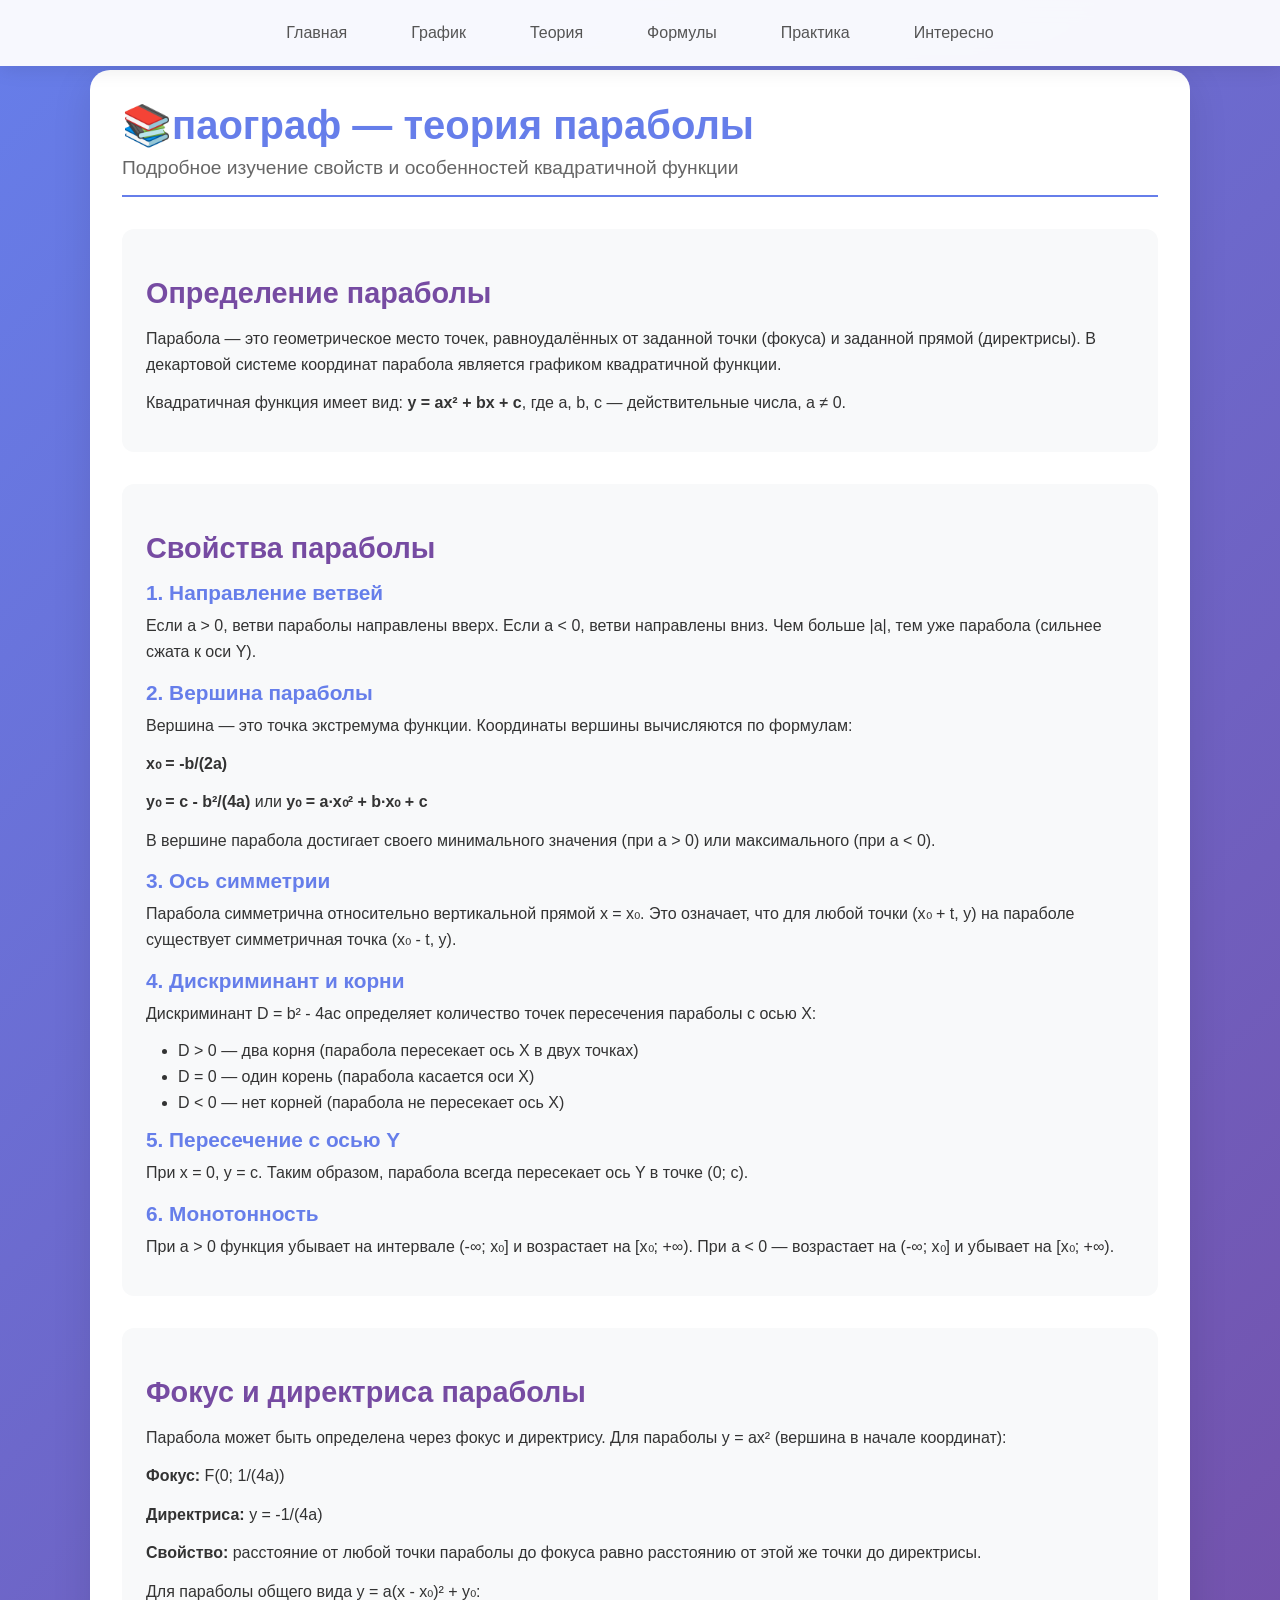
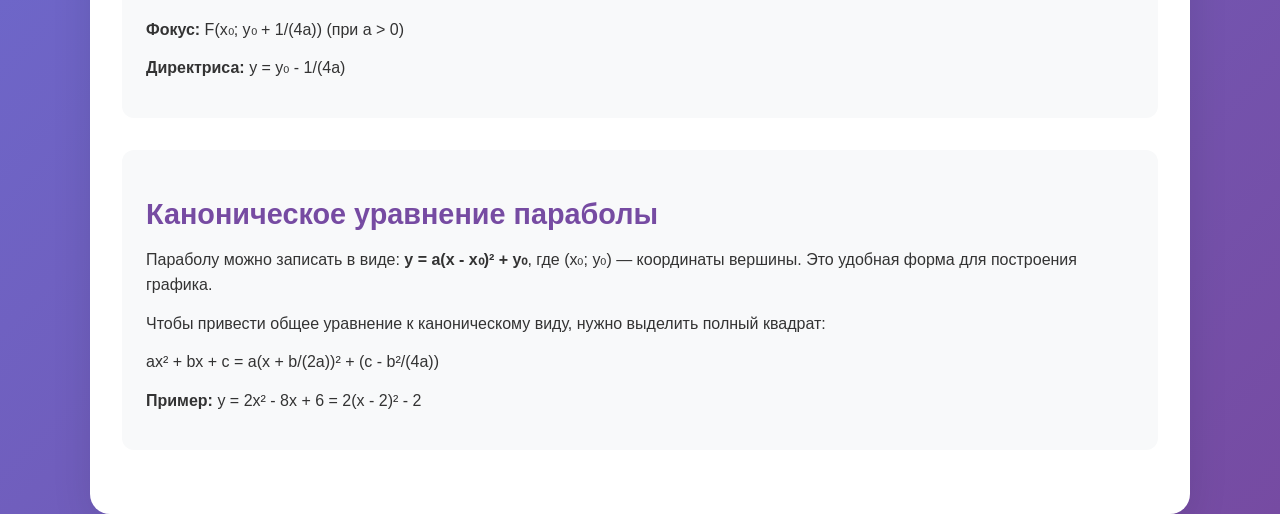
<file: templates/theory.html>
<!DOCTYPE html>
<html lang="ru">
<head>
    <meta charset="UTF-8">
    <meta name="viewport" content="width=device-width, initial-scale=1.0">
    <title>проект.параболограф | Теория параболы</title>
    <meta name="description" content="проект.параболограф — теоретические сведения о параболе: определение, свойства, вершина, фокус, директриса, ось симметрии.">
    <meta name="keywords" content="теория параболы, свойства квадратичной функции, вершина параболы, фокус и директриса, проект параболограф">
    <link rel="stylesheet" href="/static/style.css">
    <link rel="icon" href="/static/favicon.ico">
</head>
<body>

<nav class="fixed-nav">
    <a href="/">Главная</a>
    <a href="/graph">График</a>
    <a href="/theory">Теория</a>
    <a href="/formulas">Формулы</a>
    <a href="/practice">Практика</a>
    <a href="/interesting">Интересно</a>
</nav>

<div class="container">
    <h1>📚паограф — теория параболы</h1>
    <p class="subtitle">Подробное изучение свойств и особенностей квадратичной функции</p>

    <div class="content-block">
        <h2>Определение параболы</h2>
        <p>Парабола — это геометрическое место точек, равноудалённых от заданной точки (фокуса) и заданной прямой (директрисы). В декартовой системе координат парабола является графиком квадратичной функции.</p>
        <p>Квадратичная функция имеет вид: <strong>y = ax² + bx + c</strong>, где a, b, c — действительные числа, a ≠ 0.</p>
    </div>

    <div class="content-block">
        <h2>Свойства параболы</h2>
        
        <h3>1. Направление ветвей</h3>
        <p>Если a > 0, ветви параболы направлены вверх. Если a < 0, ветви направлены вниз. Чем больше |a|, тем уже парабола (сильнее сжата к оси Y).</p>
        
        <h3>2. Вершина параболы</h3>
        <p>Вершина — это точка экстремума функции. Координаты вершины вычисляются по формулам:</p>
        <p><strong>x₀ = -b/(2a)</strong></p>
        <p><strong>y₀ = c - b²/(4a)</strong> или <strong>y₀ = a·x₀² + b·x₀ + c</strong></p>
        <p>В вершине парабола достигает своего минимального значения (при a > 0) или максимального (при a < 0).</p>
        
        <h3>3. Ось симметрии</h3>
        <p>Парабола симметрична относительно вертикальной прямой x = x₀. Это означает, что для любой точки (x₀ + t, y) на параболе существует симметричная точка (x₀ - t, y).</p>
        
        <h3>4. Дискриминант и корни</h3>
        <p>Дискриминант D = b² - 4ac определяет количество точек пересечения параболы с осью X:</p>
        <ul>
            <li>D > 0 — два корня (парабола пересекает ось X в двух точках)</li>
            <li>D = 0 — один корень (парабола касается оси X)</li>
            <li>D < 0 — нет корней (парабола не пересекает ось X)</li>
        </ul>
        
        <h3>5. Пересечение с осью Y</h3>
        <p>При x = 0, y = c. Таким образом, парабола всегда пересекает ось Y в точке (0; c).</p>
        
        <h3>6. Монотонность</h3>
        <p>При a > 0 функция убывает на интервале (-∞; x₀] и возрастает на [x₀; +∞). При a < 0 — возрастает на (-∞; x₀] и убывает на [x₀; +∞).</p>
    </div>

    <div class="content-block">
        <h2>Фокус и директриса параболы</h2>
        <p>Парабола может быть определена через фокус и директрису. Для параболы y = ax² (вершина в начале координат):</p>
        <p><strong>Фокус:</strong> F(0; 1/(4a))</p>
        <p><strong>Директриса:</strong> y = -1/(4a)</p>
        <p><strong>Свойство:</strong> расстояние от любой точки параболы до фокуса равно расстоянию от этой же точки до директрисы.</p>
        <p>Для параболы общего вида y = a(x - x₀)² + y₀:</p>
        <p><strong>Фокус:</strong> F(x₀; y₀ + 1/(4a)) (при a > 0)</p>
        <p><strong>Директриса:</strong> y = y₀ - 1/(4a)</p>
    </div>

    <div class="content-block">
        <h2>Каноническое уравнение параболы</h2>
        <p>Параболу можно записать в виде: <strong>y = a(x - x₀)² + y₀</strong>, где (x₀; y₀) — координаты вершины. Это удобная форма для построения графика.</p>
        <p>Чтобы привести общее уравнение к каноническому виду, нужно выделить полный квадрат:</p>
        <p>ax² + bx + c = a(x + b/(2a))² + (c - b²/(4a))</p>
        <p><strong>Пример:</strong> y = 2x² - 8x + 6 = 2(x - 2)² - 2</p>
    </div>
</div>

</body>
</html>
</file>
<file: static/style.css>
/* Общие стили */
* {
    margin: 0;
    padding: 0;
    box-sizing: border-box;
}

body {
    font-family: 'Segoe UI', Tahoma, Geneva, Verdana, sans-serif;
    background: linear-gradient(135deg, #667eea 0%, #764ba2 100%);
    min-height: 100vh;
    color: #333;
    padding-top: 70px;
}

/* Фиксированное меню */
.fixed-nav {
    background: rgba(255, 255, 255, 0.95);
    backdrop-filter: blur(10px);
    box-shadow: 0 2px 20px rgba(0, 0, 0, 0.1);
    padding: 1rem 2rem;
    display: flex;
    justify-content: center;
    gap: 1rem;
    flex-wrap: wrap;
    position: fixed;
    top: 0;
    left: 0;
    right: 0;
    z-index: 1000;
}

.fixed-nav a {
    text-decoration: none;
    color: #555;
    font-weight: 500;
    padding: 0.5rem 1.5rem;
    border-radius: 25px;
    transition: all 0.3s;
}

.fixed-nav a:hover {
    background: #667eea;
    color: white;
}

/* Контейнер */
.container {
    max-width: 1100px;
    margin: 0 auto;
    padding: 2rem;
    background: white;
    border-radius: 20px;
    box-shadow: 0 10px 40px rgba(0, 0, 0, 0.1);
}

/* Заголовки */
h1 {
    font-size: 2.5rem;
    color: #667eea;
    margin-bottom: 0.5rem;
}

.subtitle {
    font-size: 1.2rem;
    color: #666;
    margin-bottom: 2rem;
    border-bottom: 2px solid #667eea;
    padding-bottom: 1rem;
}

h2 {
    font-size: 1.8rem;
    color: #764ba2;
    margin: 1.5rem 0 1rem 0;
}

h3 {
    font-size: 1.3rem;
    color: #667eea;
    margin: 1rem 0 0.5rem 0;
}

/* Текстовые блоки */
.content-block {
    margin: 2rem 0;
    padding: 1.5rem;
    background: #f8f9fa;
    border-radius: 12px;
    transition: transform 0.3s, box-shadow 0.3s;
}

.content-block:hover {
    transform: translateY(-3px);
    box-shadow: 0 5px 20px rgba(0, 0, 0, 0.1);
}

.content-block p {
    line-height: 1.6;
    margin-bottom: 0.8rem;
}

.content-block ul, .content-block ol {
    margin: 1rem 0 1rem 2rem;
}

.content-block li {
    margin: 0.5rem 0;
}

/* Страница графика */
.graph-controls-large {
    background: #f8f9fa;
    padding: 2rem;
    border-radius: 16px;
    margin: 2rem 0;
}

.input-group-large {
    margin: 1.5rem 0;
}

.input-group-large label {
    display: block;
    font-weight: bold;
    margin-bottom: 0.5rem;
    color: #333;
    font-size: 1rem;
}

.input-group-large input[type="number"] {
    width: 220px;
    padding: 12px 16px;
    font-size: 1rem;
    border: 2px solid #ddd;
    border-radius: 8px;
    transition: border-color 0.3s;
}

.input-group-large input[type="number"]:focus {
    border-color: #667eea;
    outline: none;
}

.input-group-large input[type="range"] {
    width: 300px;
    margin: 0.5rem 0;
}

.hint {
    display: block;
    font-size: 0.85rem;
    color: #888;
    margin-top: 0.3rem;
}

.canvas-container {
    text-align: center;
    margin: 2rem 0;
    background: #f8f9fa;
    padding: 1rem;
    border-radius: 16px;
}

canvas {
    border: 2px solid #667eea;
    border-radius: 8px;
    background: white;
    max-width: 100%;
    height: auto;
}

.info-panel-large {
    background: linear-gradient(135deg, #f0f4ff 0%, #e8ecf5 100%);
    padding: 2rem;
    border-radius: 16px;
    margin-top: 2rem;
}

.info-panel-large p {
    margin: 0.8rem 0;
    font-size: 1rem;
}

.info-panel-large strong {
    color: #667eea;
}

/* Подвал */
footer {
    text-align: center;
    padding: 2rem;
    color: white;
    font-size: 0.9rem;
}

/* Адаптивность */
@media (max-width: 768px) {
    body {
        padding-top: 120px;
    }
    
    .fixed-nav {
        flex-direction: column;
        align-items: center;
        gap: 0.5rem;
    }
    
    .container {
        margin: 1rem;
        padding: 1rem;
    }
    
    h1 {
        font-size: 1.8rem;
    }
    
    .input-group-large input[type="number"] {
        width: 100%;
    }
    
    .input-group-large input[type="range"] {
        width: 100%;
    }
    
    .content-block {
        padding: 1rem;
    }
}
</file>
